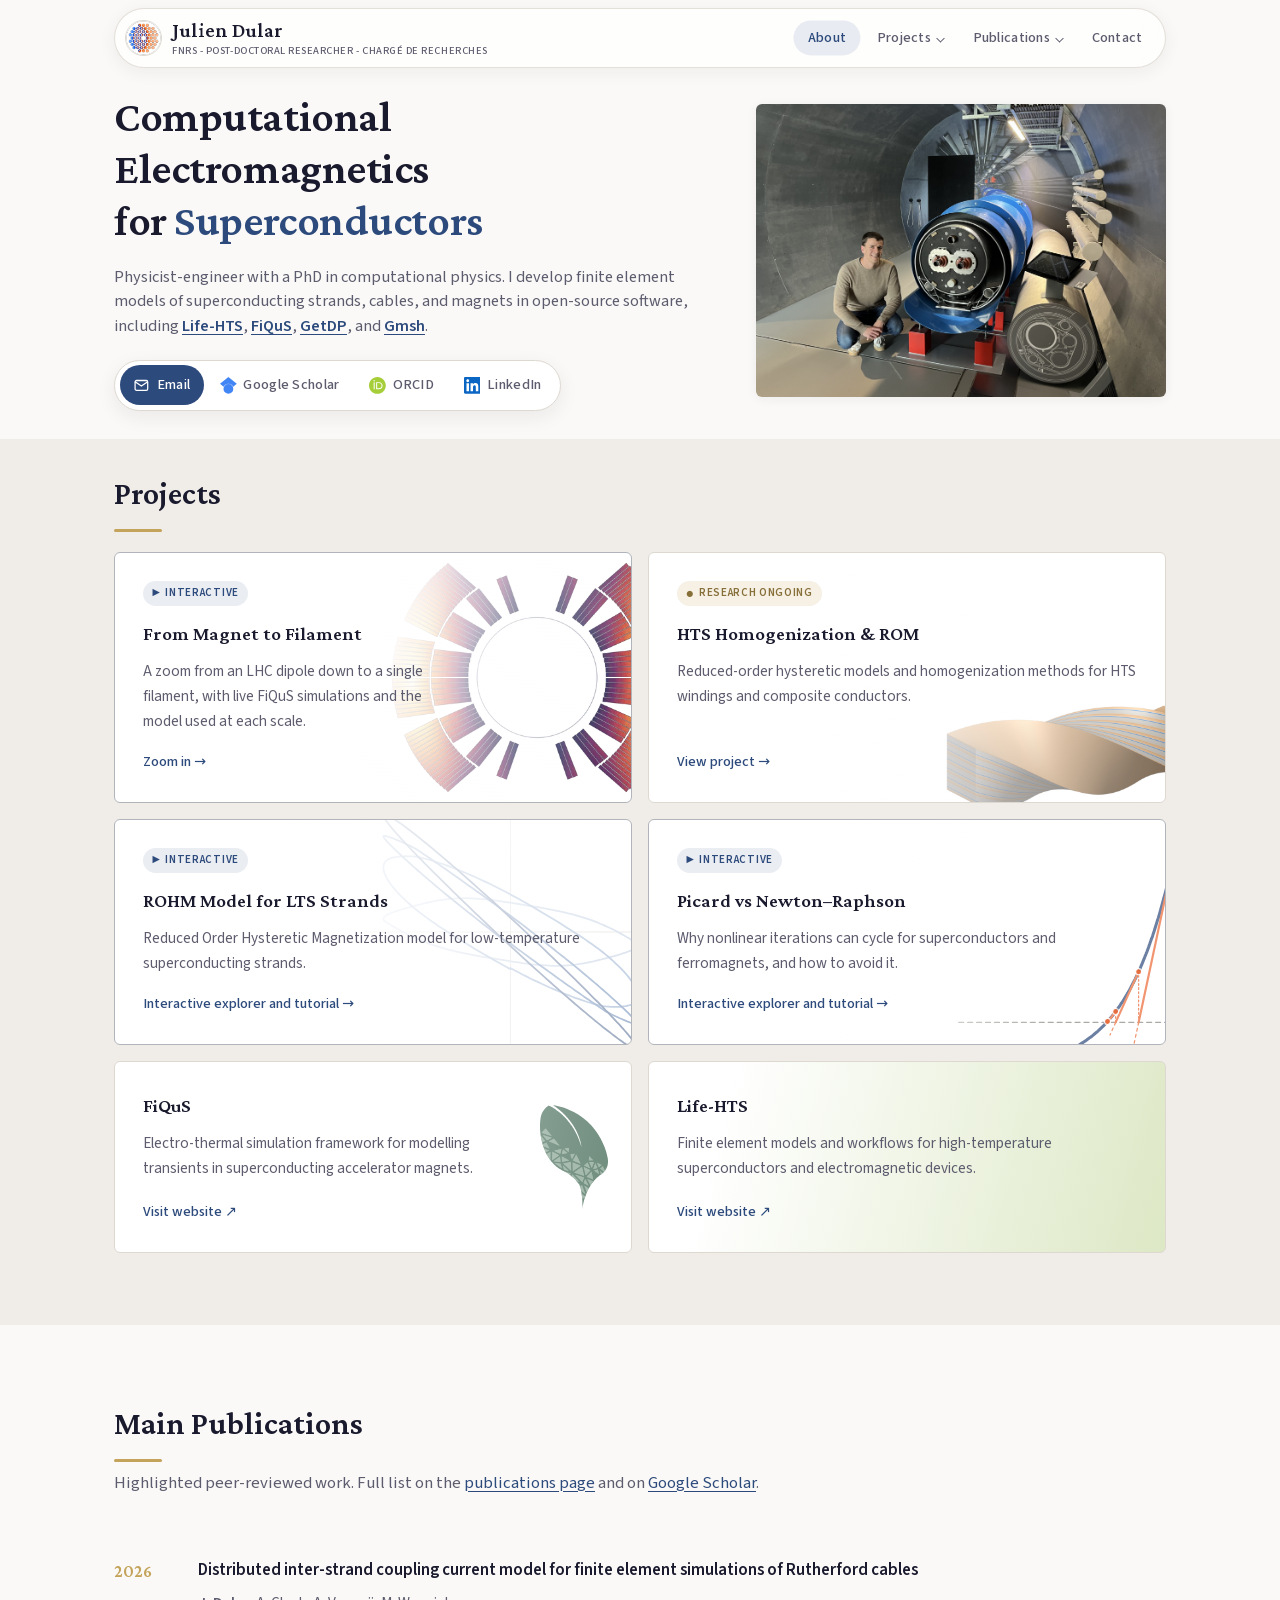
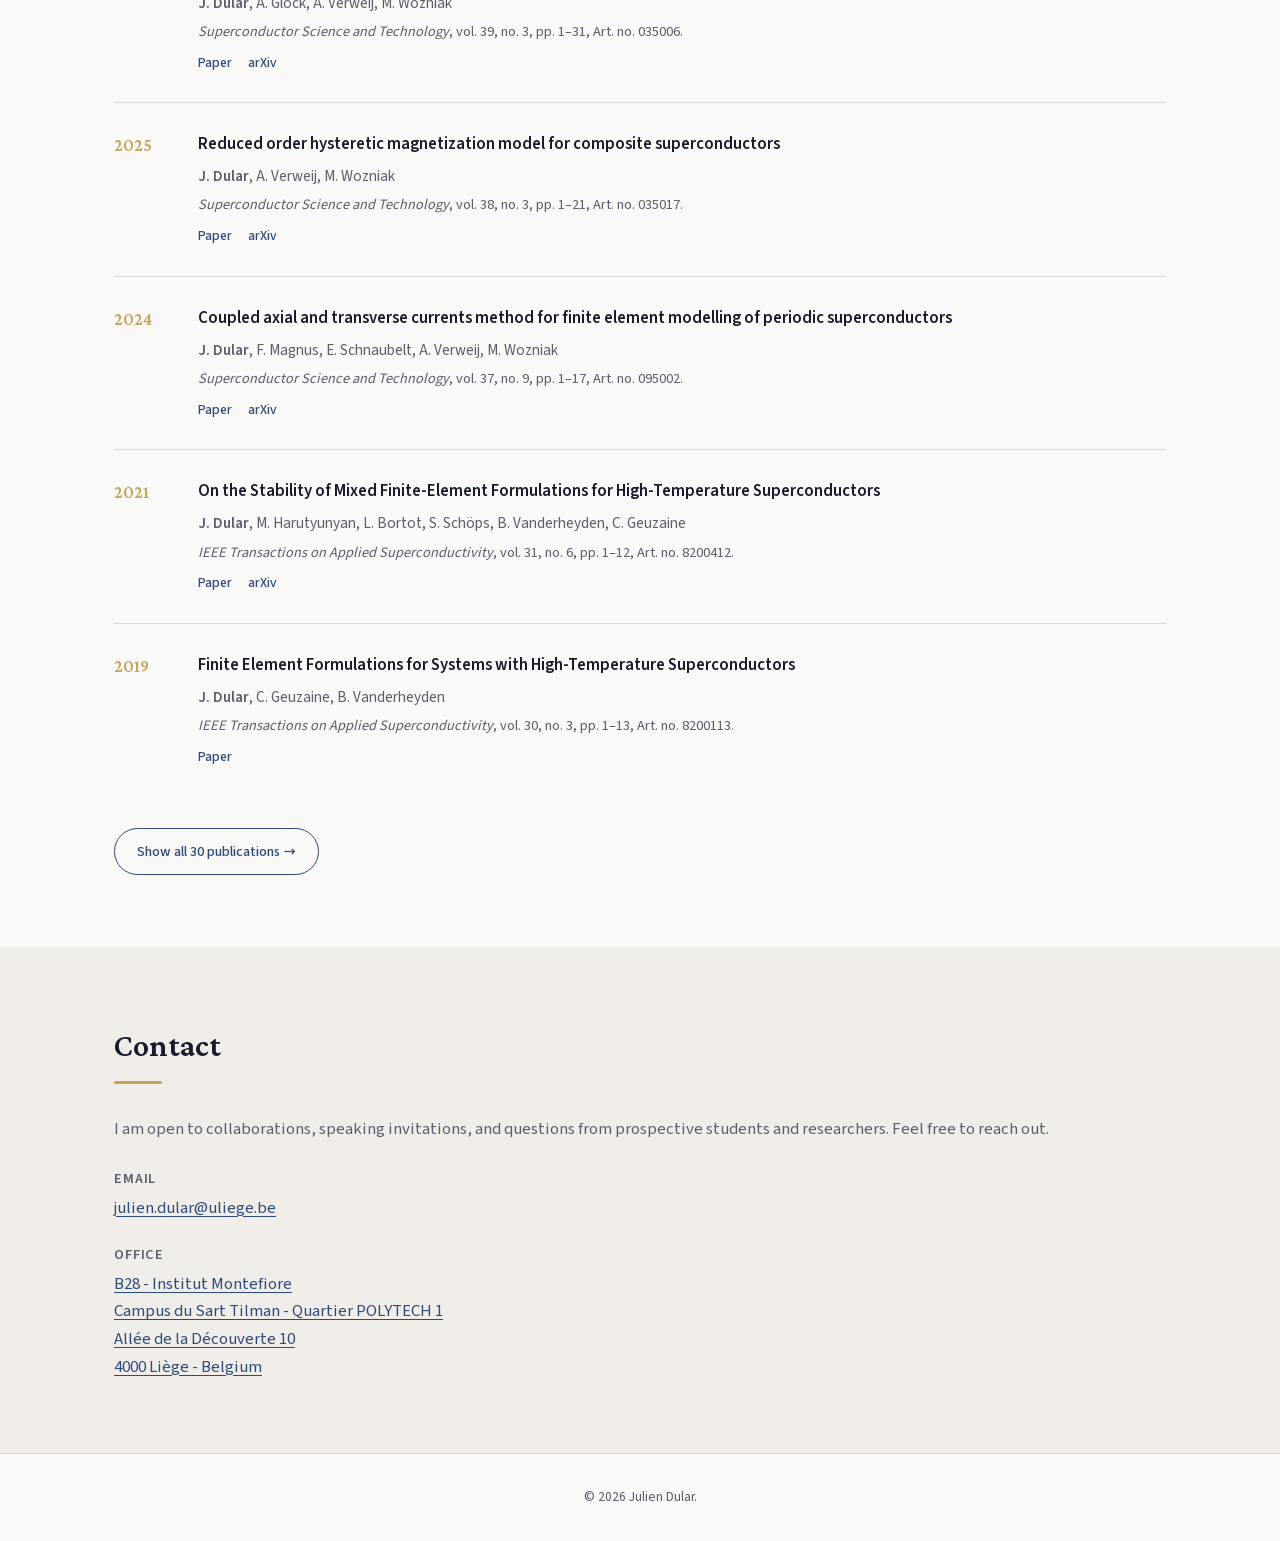
<file: index.html>
<!DOCTYPE html>
<html lang="en">
<head>
  <meta charset="UTF-8">
  <meta name="viewport" content="width=device-width, initial-scale=1.0">
  <meta name="description" content="Julien Dular — FNRS postdoctoral researcher in numerical modelling of electromagnetic fields for applied superconductivity">
  <title>Julien Dular — Research Portfolio</title>
  <link rel="icon" href="assets/favicon.ico" sizes="32x32">
  <link rel="icon" href="assets/favicon-32.png" type="image/png" sizes="32x32">
  <link rel="apple-touch-icon" href="assets/apple-touch-icon.png">

  <link rel="stylesheet" href="styles.css">
</head>
<body>
  <a class="skip-link" href="#main">Skip to content</a>

  <header class="site-header">
    <nav class="nav" aria-label="Main navigation">
      <a class="nav-logo" href="#">
        <img class="nav-logo-photo" src="assets/favicon.png" alt="">
        <span class="nav-identity">
          <span class="nav-name">Julien Dular</span>
          <span class="nav-role">FNRS - Post-Doctoral Researcher<span class="nav-role-fr"><span class="nav-role-sep"> - </span>Chargé de recherches</span></span>
        </span>
      </a>
      <button class="nav-toggle" aria-expanded="false" aria-controls="nav-menu" aria-label="Toggle menu">
        <span></span>
        <span></span>
        <span></span>
      </button>
      <ul class="nav-menu" id="nav-menu">
        <li><a href="#about">About</a></li>
        <li class="nav-item-dropdown">
          <a href="#projects" class="nav-dropdown-trigger">Projects</a>
          <ul class="nav-submenu" aria-label="Project links">
            <li><a href="projects/magnet-to-filament.html">From Magnet to Filament <span class="nav-badge">Interactive</span></a></li>
            <li><a href="projects/hts-homogenization.html">HTS Homogenization</a></li>
            <li><a href="projects/rohm-lts.html">ROHM for LTS Strands <span class="nav-badge">Interactive</span></a></li>
            <li><a href="projects/nonlinear-iterations.html">Nonlinear Iterations <span class="nav-badge">Interactive</span></a></li>
            <li><a href="https://steam.docs.cern.ch/tools/fiqus/" target="_blank" rel="noopener noreferrer">FiQuS</a></li>
            <li><a href="https://www.life-hts.uliege.be/" target="_blank" rel="noopener noreferrer">Life-HTS</a></li>
          </ul>
        </li>
        <li class="nav-item-dropdown">
          <a href="#publications" class="nav-dropdown-trigger">Publications</a>
          <ul class="nav-submenu" aria-label="Publication categories">
            <li><a href="#publications">Main Publications</a></li>
            <li><a href="publications.html">All Publications</a></li>
          </ul>
        </li>
        <li><a href="#contact">Contact</a></li>
      </ul>
    </nav>
  </header>

  <main id="main">
    <section class="hero" id="home">
      <div class="hero-inner">
        <div class="hero-content" id="about">
          <h1><span class="visually-hidden">Julien Dular: </span>Computational Electromagnetics<br>for <em>Superconductors</em></h1>
          <p class="hero-summary">
            Physicist-engineer with a PhD in computational physics. I develop finite element models of
            superconducting strands, cables, and magnets in open-source software, including
            <a href="https://www.life-hts.uliege.be/" target="_blank" rel="noopener noreferrer">Life-HTS</a>,
            <a href="https://steam.docs.cern.ch/tools/fiqus/" target="_blank" rel="noopener noreferrer">FiQuS</a>,
            <a href="https://getdp.info" target="_blank" rel="noopener noreferrer">GetDP</a>, and
            <a href="https://gmsh.info/" target="_blank" rel="noopener noreferrer">Gmsh</a>.
          </p>
          <ul class="hero-actions" aria-label="Contact and academic profiles">
            <li>
              <a class="hero-action hero-action-primary" href="mailto:julien.dular@uliege.be">
                <svg viewBox="0 0 24 24" aria-hidden="true"><rect x="3" y="5" width="18" height="14" rx="2"/><path d="m3.5 7 8.5 6 8.5-6"/></svg>
                Email
              </a>
            </li>
            <li>
              <a class="hero-action" href="https://scholar.google.com/citations?user=bdQ_PpEAAAAJ&hl=fr" target="_blank" rel="noopener noreferrer" aria-label="Google Scholar">
                <svg class="hero-icon-brand hero-icon-scholar" viewBox="0 0 24 24" aria-hidden="true"><path d="M5.242 13.769L0 9.5 12 0l12 9.5-5.242 4.269C17.548 11.249 14.978 9.5 12 9.5c-2.977 0-5.548 1.748-6.758 4.269zM12 10a7 7 0 1 0 0 14 7 7 0 0 0 0-14z"/></svg>
                <span><span class="hero-action-long">Google </span>Scholar</span>
              </a>
            </li>
            <li>
              <a class="hero-action" href="https://orcid.org/0000-0003-0503-7526" target="_blank" rel="noopener noreferrer">
                <svg class="hero-icon-brand hero-icon-orcid" viewBox="0 0 24 24" aria-hidden="true"><path d="M12 0C5.372 0 0 5.372 0 12s5.372 12 12 12 12-5.372 12-12S18.628 0 12 0zM7.369 4.378c.525 0 .947.431.947.947s-.422.947-.947.947a.95.95 0 0 1-.947-.947c0-.525.422-.947.947-.947zm-.722 3.038h1.444v10.041H6.647V7.416zm3.562 0h3.9c3.712 0 5.344 2.653 5.344 5.025 0 2.578-2.016 5.025-5.325 5.025h-3.919V7.416zm1.444 1.303v7.444h2.297c3.272 0 4.022-2.484 4.022-3.722 0-2.016-1.284-3.722-4.097-3.722h-2.222z"/></svg>
                ORCID
              </a>
            </li>
            <li>
              <a class="hero-action" href="https://www.linkedin.com/in/julien-dular/" target="_blank" rel="noopener noreferrer">
                <svg class="hero-icon-brand hero-icon-linkedin" viewBox="0 0 24 24" aria-hidden="true"><path d="M20.447 20.452h-3.554v-5.569c0-1.328-.027-3.037-1.852-3.037-1.853 0-2.136 1.445-2.136 2.939v5.667H9.351V9h3.414v1.561h.046c.477-.9 1.637-1.85 3.37-1.85 3.601 0 4.267 2.37 4.267 5.455v6.286zM5.337 7.433c-1.144 0-2.063-.926-2.063-2.065 0-1.138.92-2.063 2.063-2.063 1.14 0 2.064.925 2.064 2.063 0 1.139-.925 2.065-2.064 2.065zm1.782 13.019H3.555V9h3.564v11.452zM22.225 0H1.771C.792 0 0 .774 0 1.729v20.542C0 23.227.792 24 1.771 24h20.451C23.2 24 24 23.227 24 22.271V1.729C24 .774 23.2 0 22.222 0h.003z"/></svg>
                LinkedIn
              </a>
            </li>
          </ul>
        </div>
        <div class="hero-photo">
          <img src="assets/photo.jpg" alt="Julien Dular">
        </div>
      </div>
    </section>

    <section class="section section-alt" id="projects">
      <div class="container">
        <h2 class="section-title">Projects</h2>
        <div class="project-carousel">
          <div class="project-track" role="region" aria-label="Projects">
            <!-- Pairs: research overviews, interactive explorers, open-source codes -->
            <a class="project-card project-card-zoom" href="projects/magnet-to-filament.html">
              <span class="project-badge"><span aria-hidden="true">▶</span> Interactive</span>
              <h3>From Magnet to Filament</h3>
              <p>A zoom from an LHC dipole down to a single filament, with live FiQuS simulations and the model used at each scale.</p>
              <span class="project-link">Zoom in →</span>
            </a>
            <a class="project-card project-card-homogenization" href="projects/hts-homogenization.html">
              <span class="project-badge project-badge-ongoing"><span aria-hidden="true">●</span> Research ongoing</span>
              <h3>HTS Homogenization & ROM</h3>
              <p>Reduced-order hysteretic models and homogenization methods for HTS windings and composite conductors.</p>
              <span class="project-link">View project →</span>
            </a>
            <a class="project-card project-card-interactive" href="projects/rohm-lts.html">
              <span class="project-badge"><span aria-hidden="true">▶</span> Interactive</span>
              <h3>ROHM Model for LTS Strands</h3>
              <p>Reduced Order Hysteretic Magnetization model for low-temperature superconducting strands.</p>
              <span class="project-link">Interactive explorer and tutorial →</span>
            </a>
            <a class="project-card project-card-interactive project-card-iterations" href="projects/nonlinear-iterations.html">
              <span class="project-badge"><span aria-hidden="true">▶</span> Interactive</span>
              <h3>Picard vs Newton–Raphson</h3>
              <p>Why nonlinear iterations can cycle for superconductors and ferromagnets, and how to avoid it.</p>
              <span class="project-link">Interactive explorer and tutorial →</span>
            </a>
            <a class="project-card project-card-fiqus" href="https://steam.docs.cern.ch/tools/fiqus/" target="_blank" rel="noopener noreferrer">
              <h3>FiQuS</h3>
              <p>Electro-thermal simulation framework for modelling transients in superconducting accelerator magnets.</p>
              <span class="project-link">Visit website ↗</span>
            </a>
            <a class="project-card project-card-life-hts" href="https://www.life-hts.uliege.be/" target="_blank" rel="noopener noreferrer">
              <h3>Life-HTS</h3>
              <p>Finite element models and workflows for high-temperature superconductors and electromagnetic devices.</p>
              <span class="project-link">Visit website ↗</span>
            </a>
          </div>
        </div>
      </div>
    </section>

    <section class="section" id="publications">
      <div class="container" >
        <h2 class="section-title">Main Publications</h2>
        <p class="section-intro">Highlighted peer-reviewed work. Full list on the <a href="publications.html">publications page</a> and on <a href="https://scholar.google.com/citations?user=bdQ_PpEAAAAJ&hl=fr" target="_blank" rel="noopener noreferrer">Google Scholar</a>.</p>

        <div id="publications-container" data-main="true" data-show-all="true" aria-live="polite">
          <p class="section-intro">Loading publications…</p>
        </div>
      </div>
    </section>

    <section class="section section-alt" id="contact">
      <div class="container">
        <h2 class="section-title">Contact</h2>
        <div class="contact-info">
          <p>
            I am open to collaborations, speaking invitations, and questions from prospective
            students and researchers. Feel free to reach out.
          </p>
          <ul class="contact-details">
            <li>
              <span class="contact-label">Email</span>
              <a href="mailto:julien.dular@uliege.be">julien.dular@uliege.be</a>
            </li>
            <li>
              <span class="contact-label">Office</span>
              <a class="contact-office-address" href="https://www.google.com/maps/search/?api=1&amp;query=B28+Institut+Montefiore,+All%C3%A9e+de+la+D%C3%A9couverte+10,+4000+Li%C3%A8ge,+Belgium" target="_blank" rel="noopener noreferrer">
                B28 - Institut Montefiore
                <br> Campus du Sart Tilman - Quartier POLYTECH 1
                <br> Allée de la Découverte 10
                <br> 4000 Liège - Belgium
              </a>
            </li>
          </ul>
        </div>
      </div>
    </section>
  </main>

  <footer class="site-footer">
    <div class="container">
      <p>&copy; <span id="year"></span> Julien Dular.</p>
    </div>
  </footer>

  <script src="assets/vendor/js-yaml.min.js"></script>
  <script src="publications.js"></script>
  <script src="script.js"></script>
  <script src="nav.js"></script>
</body>
</html>
</file>
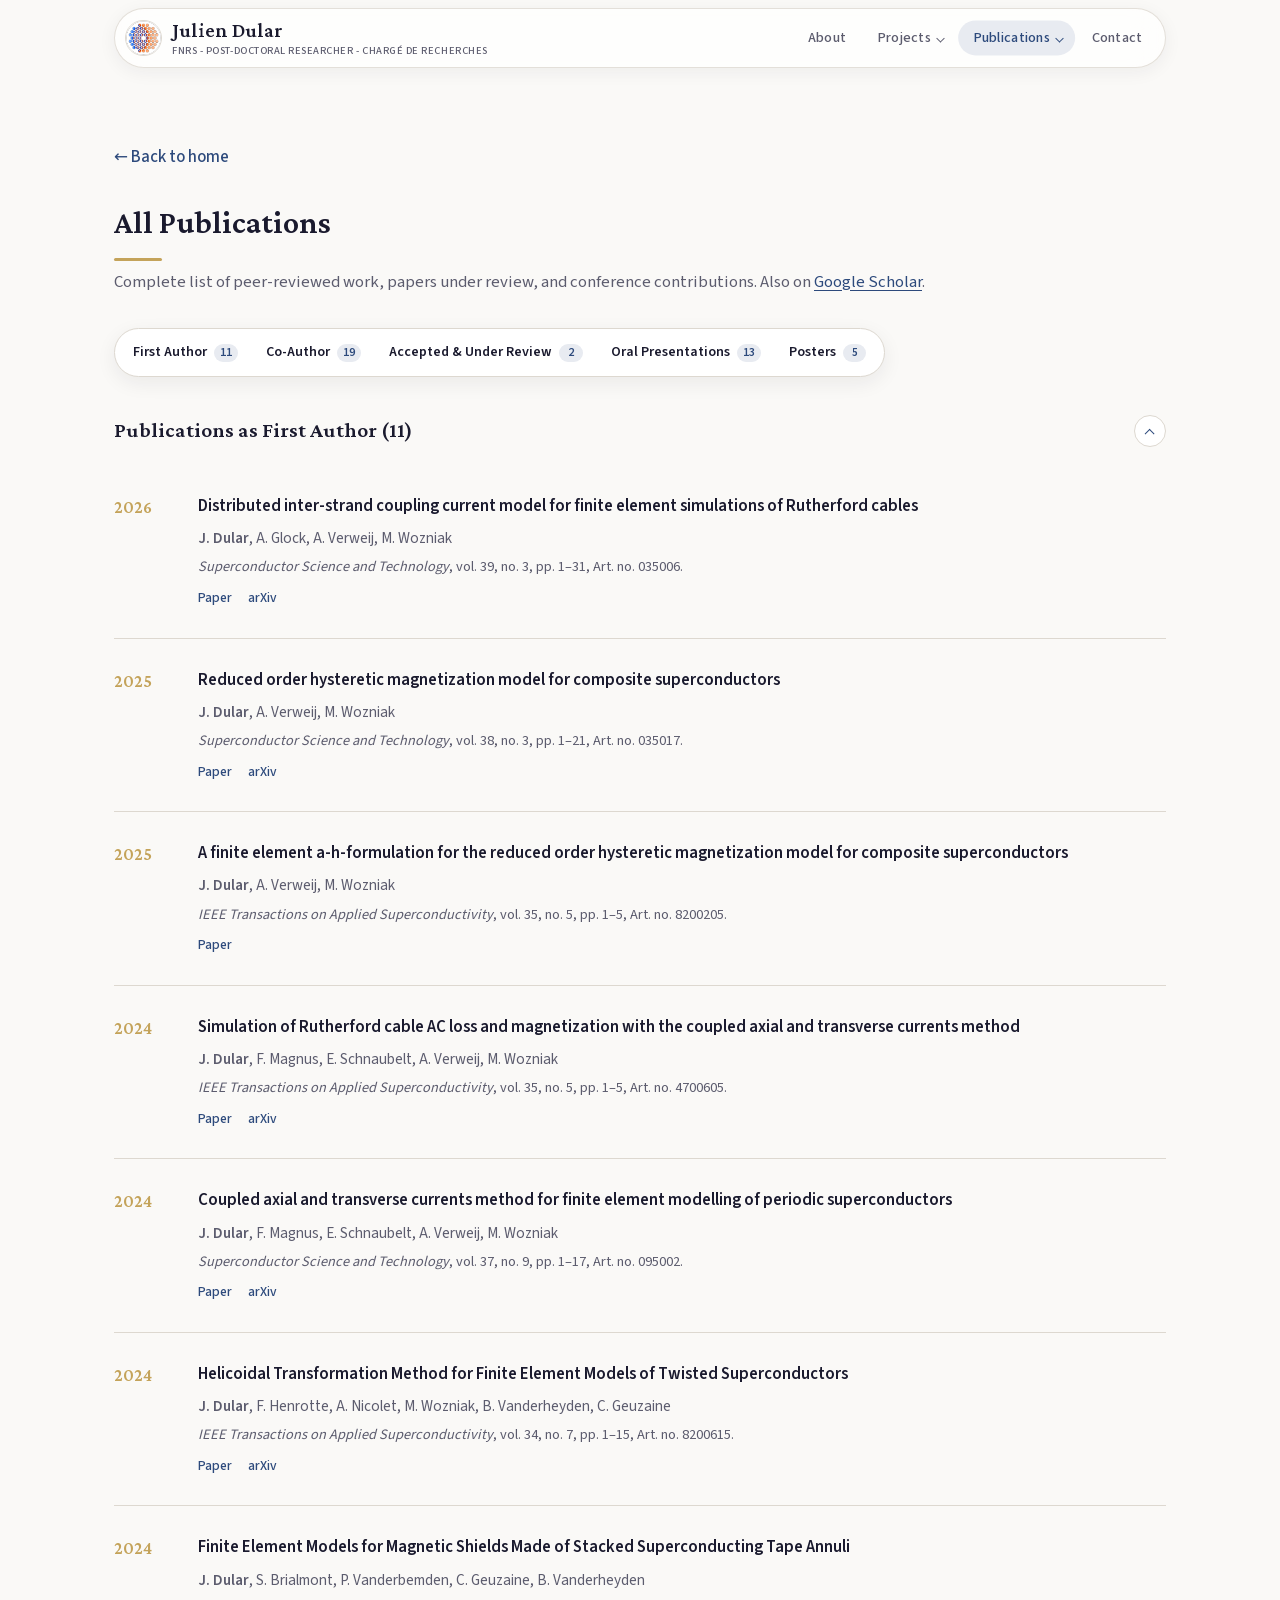
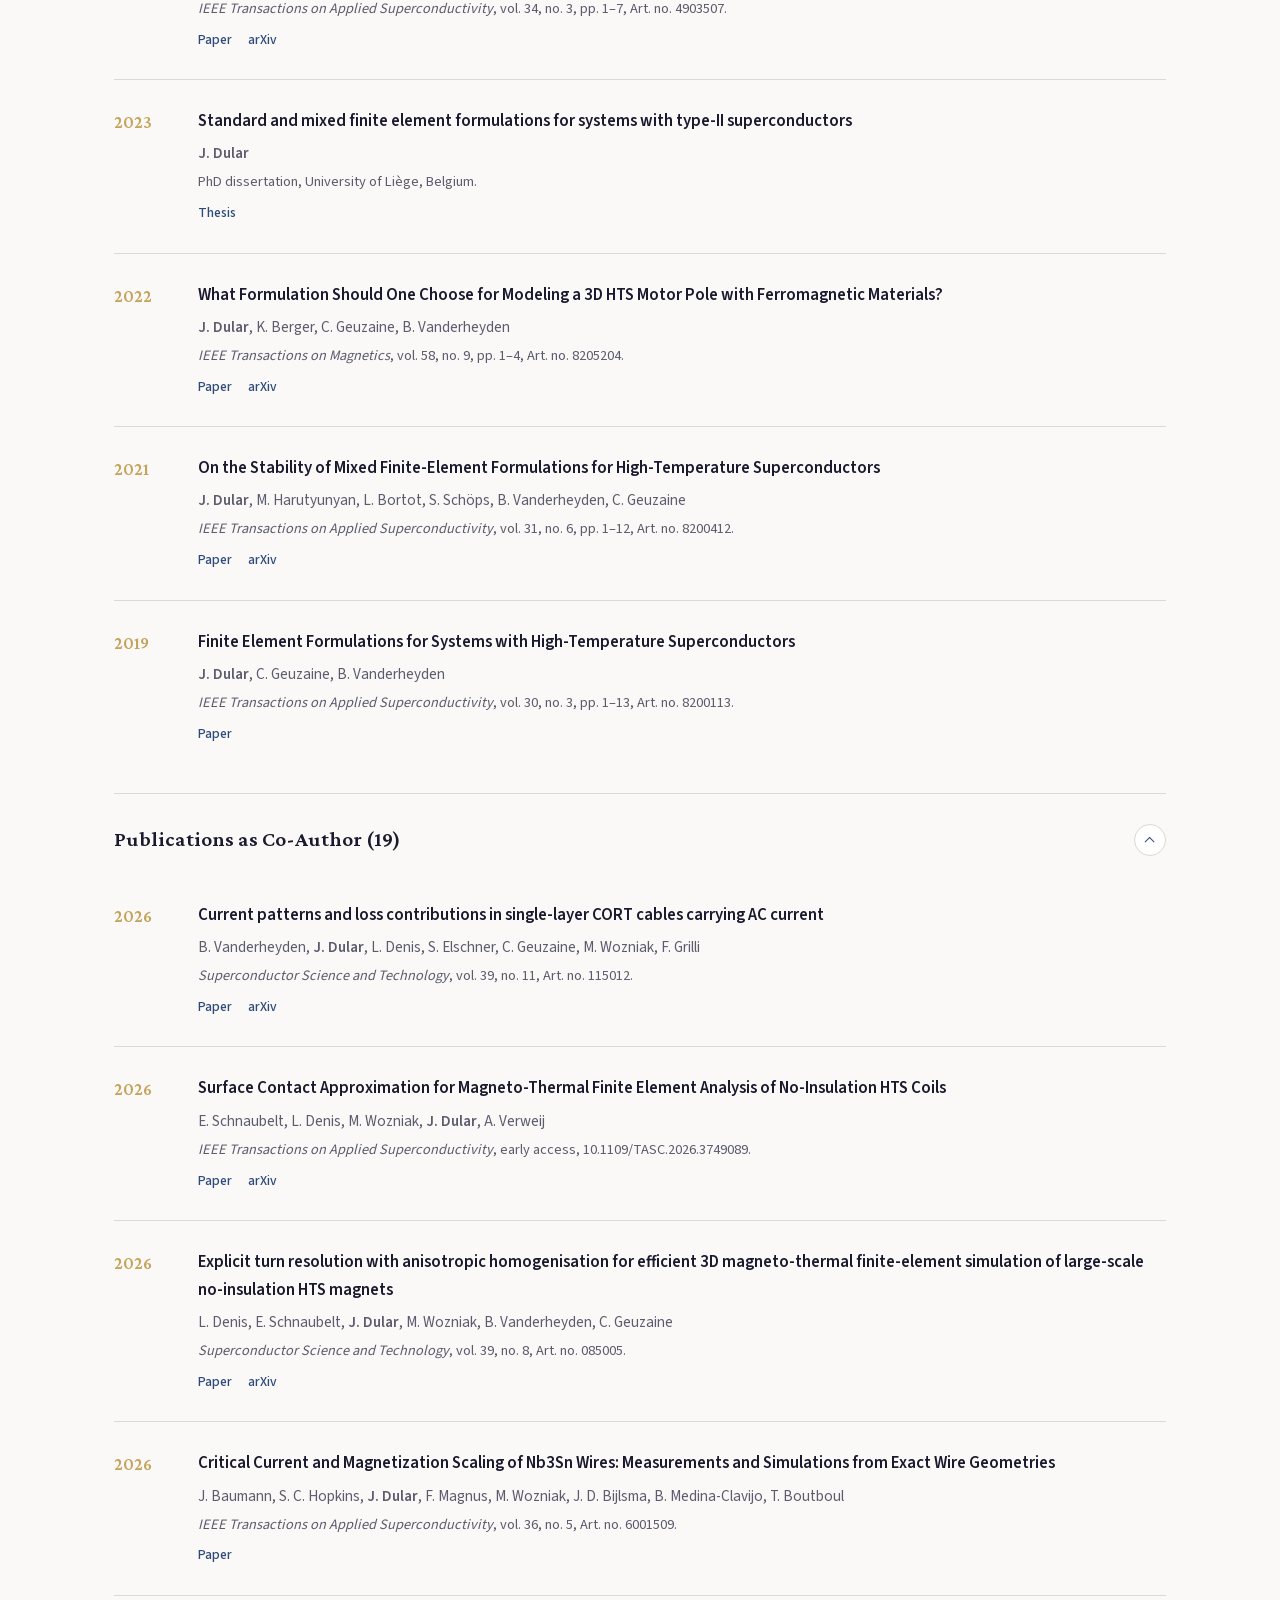
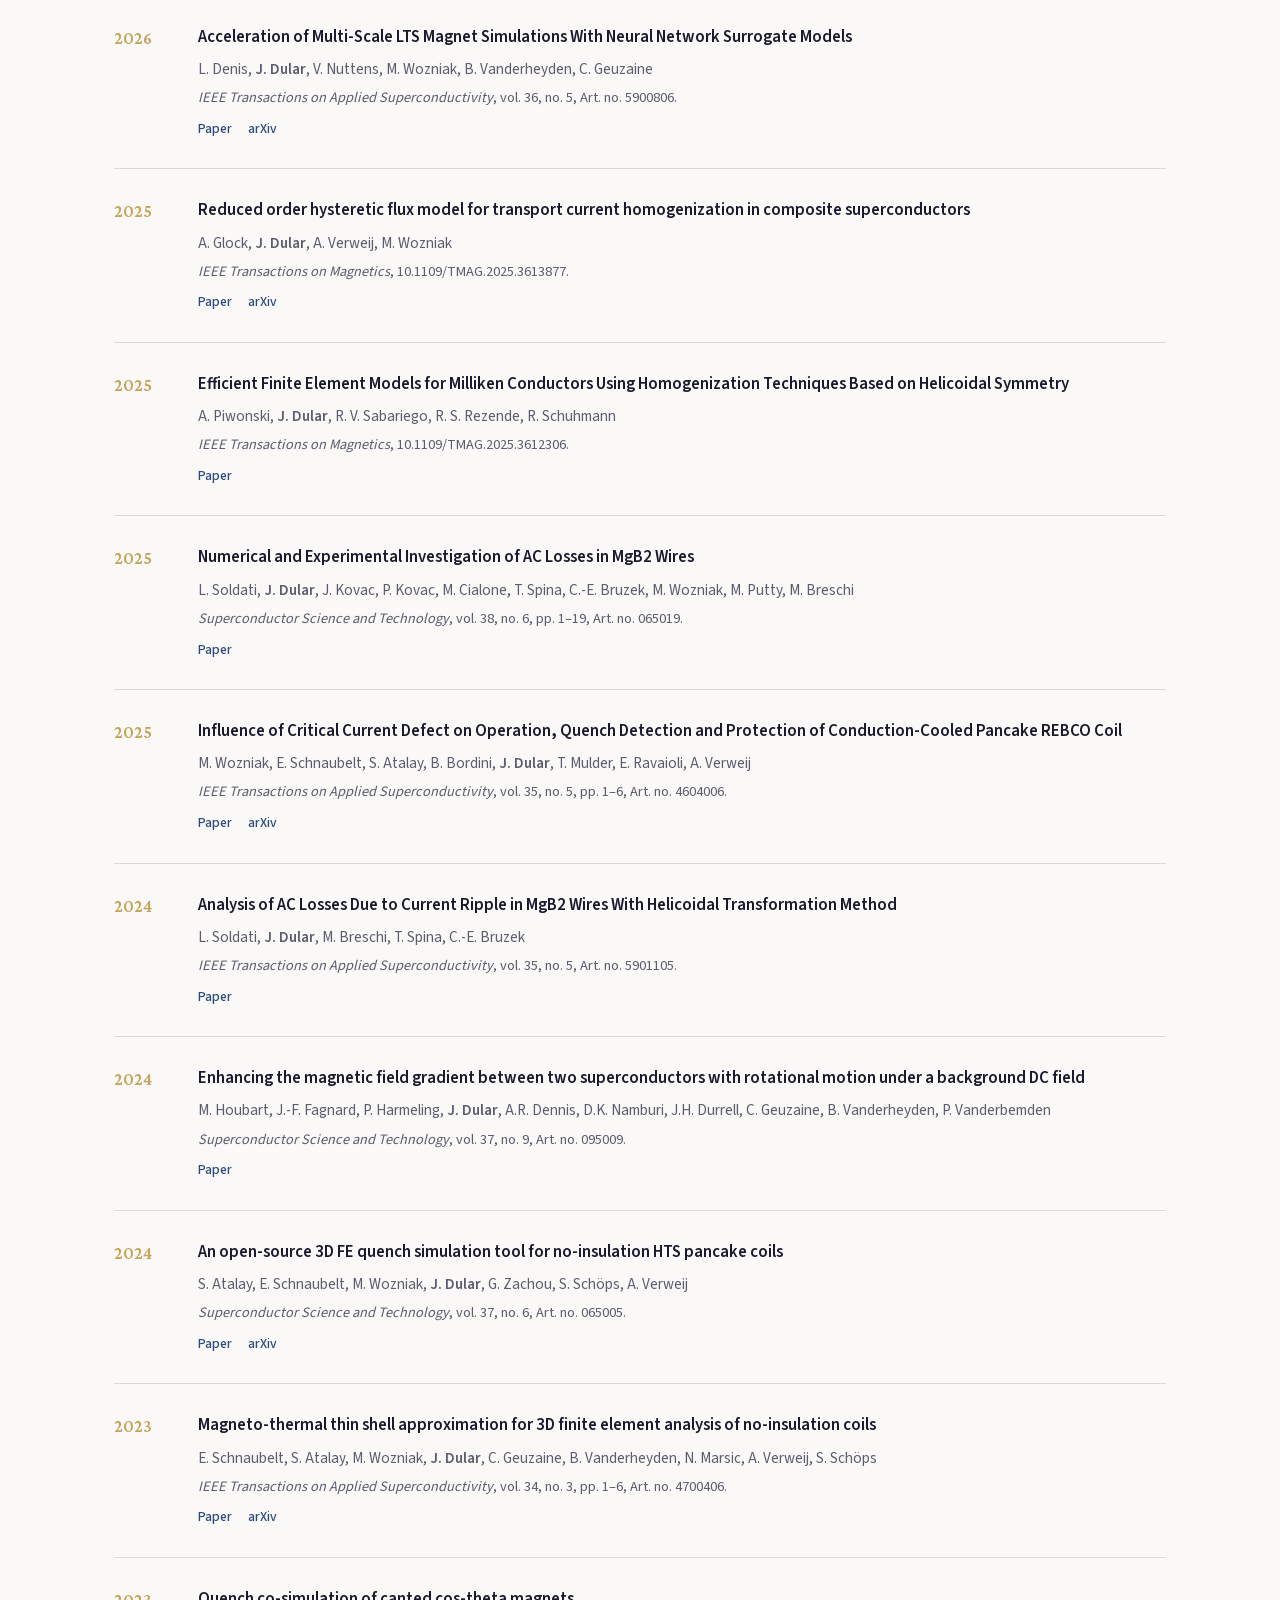
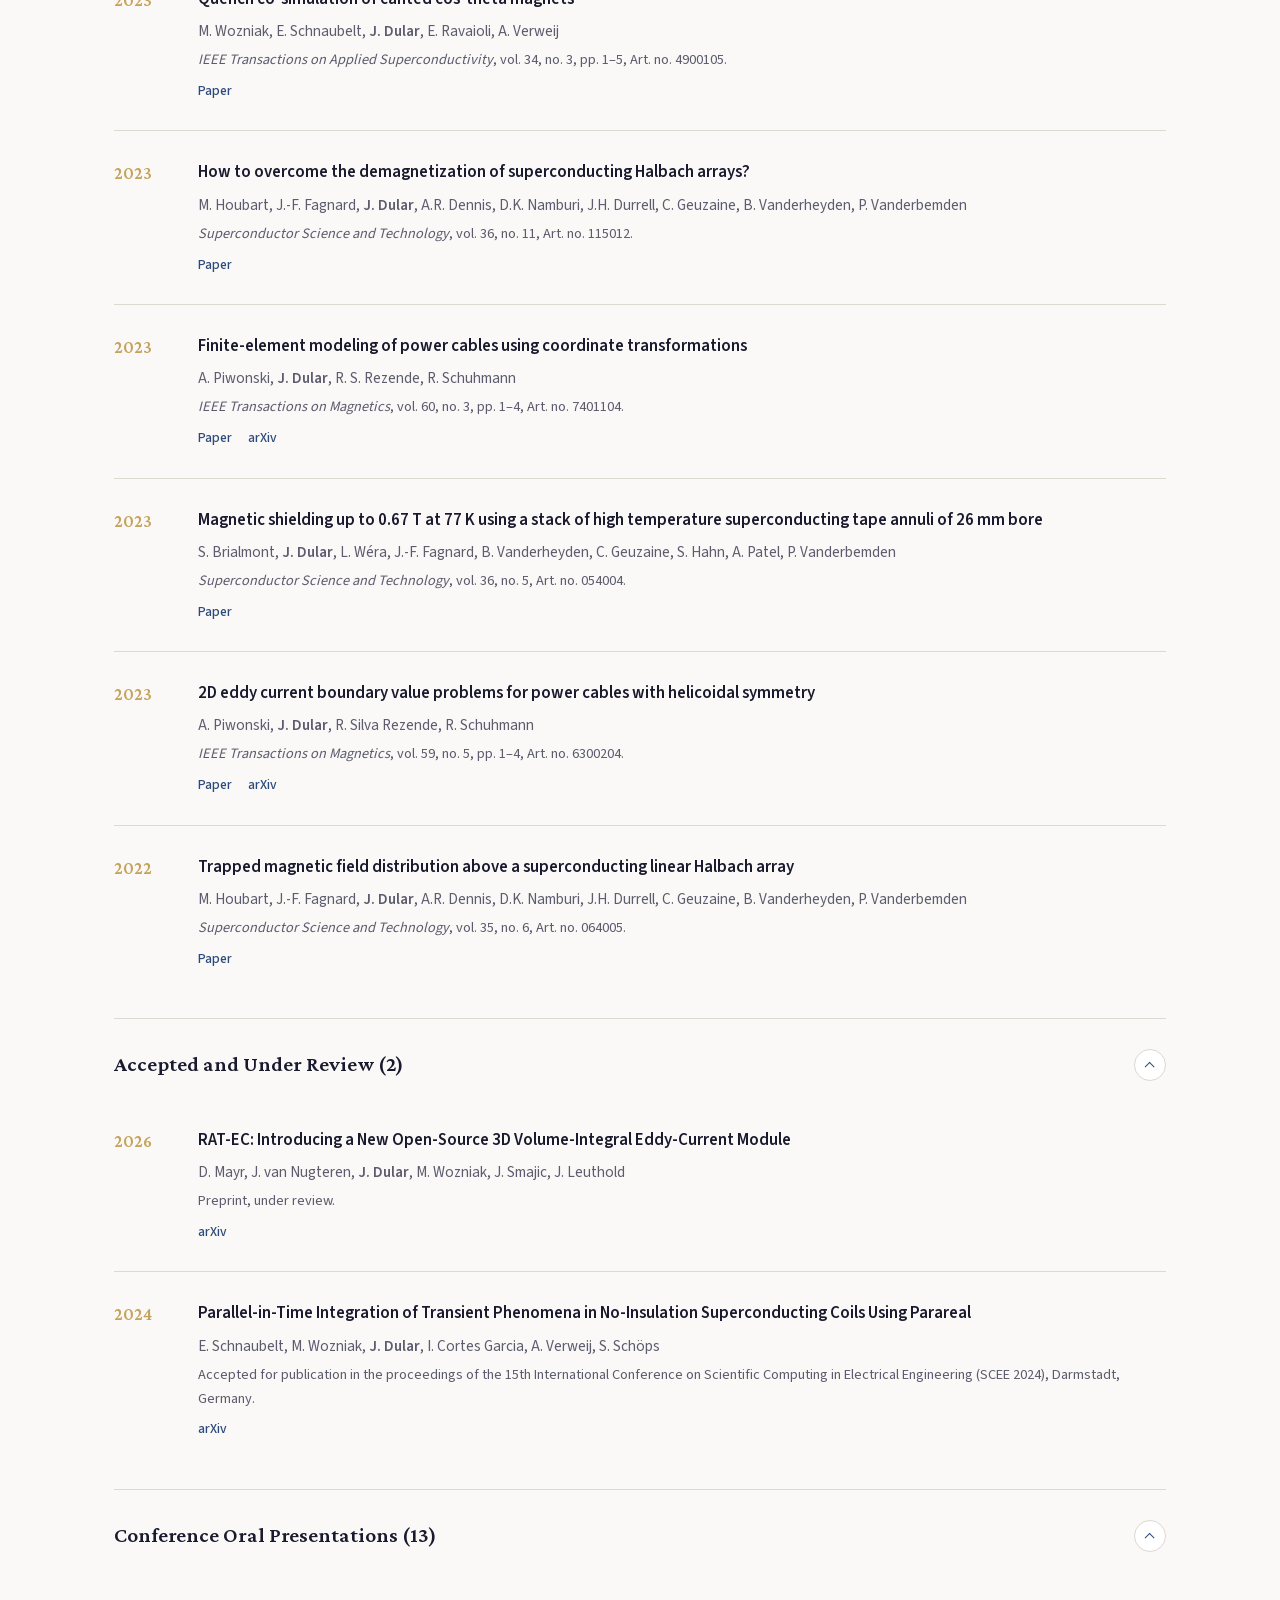
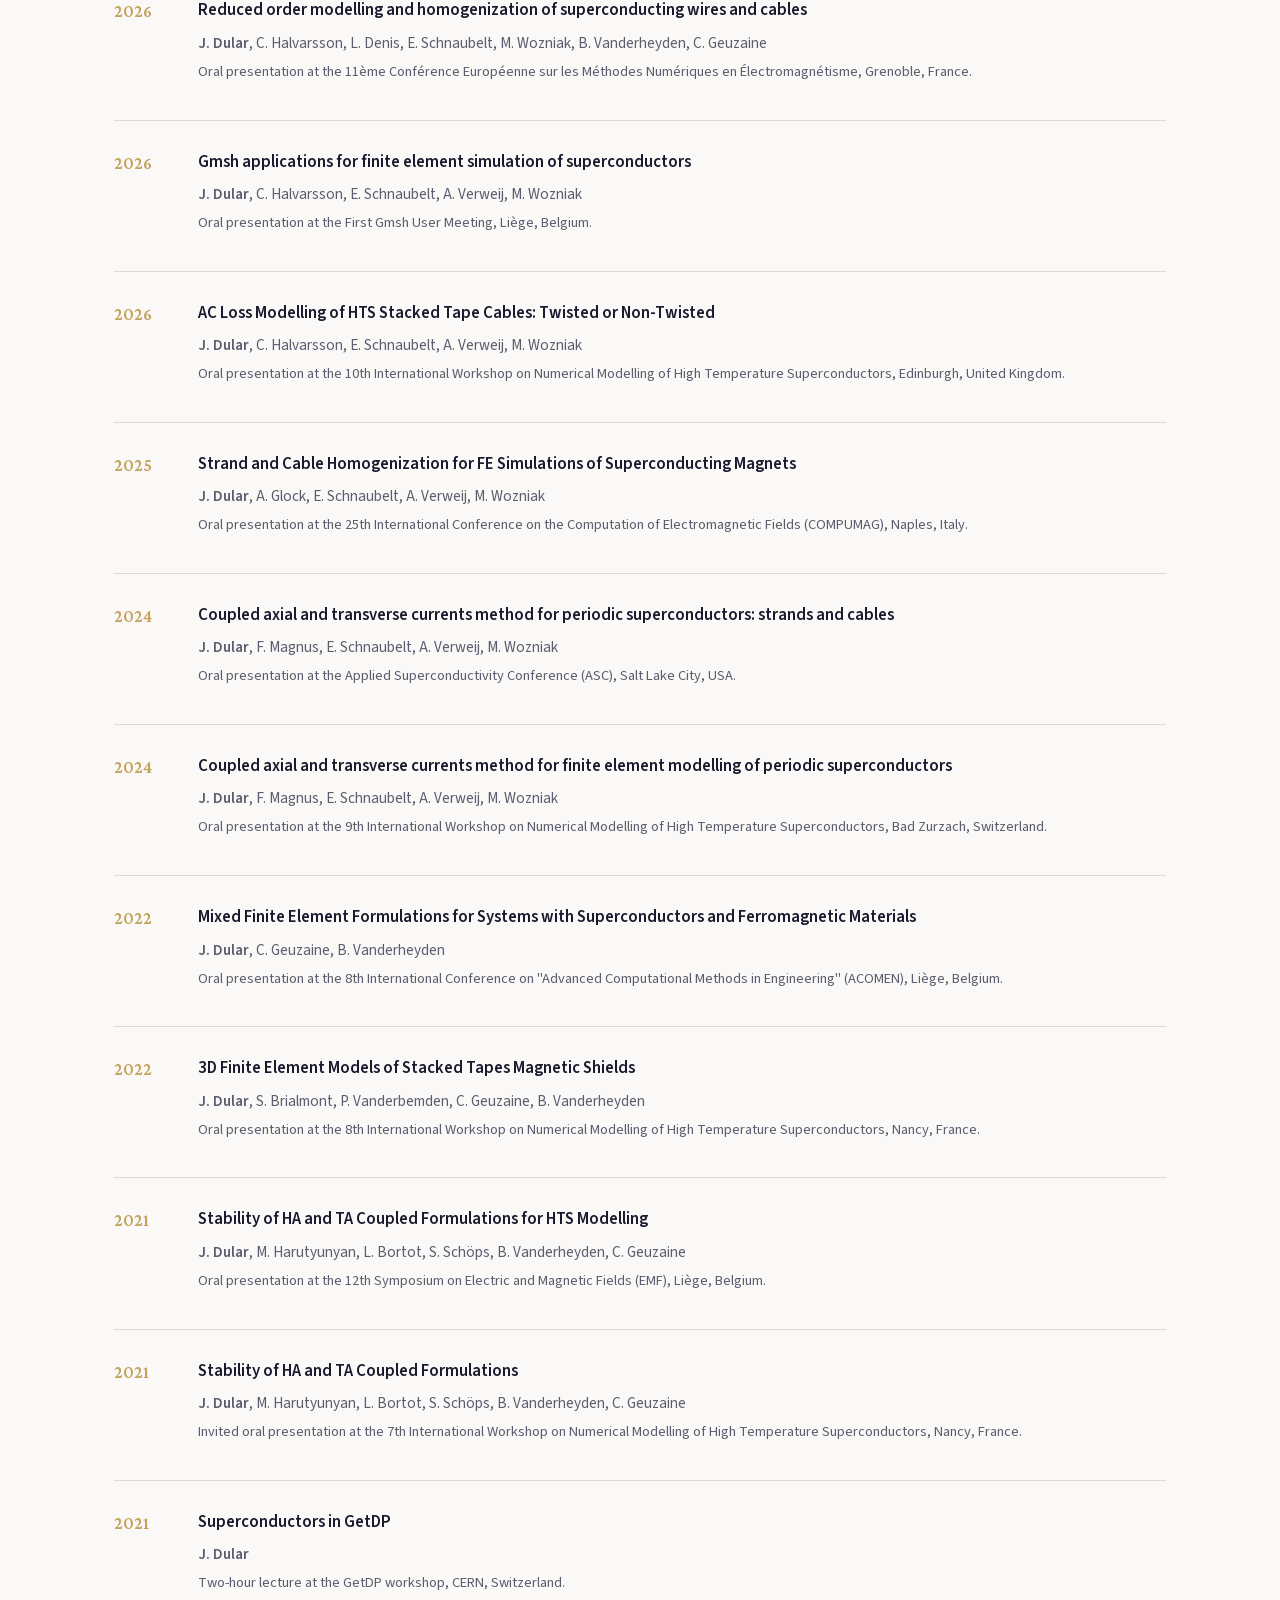
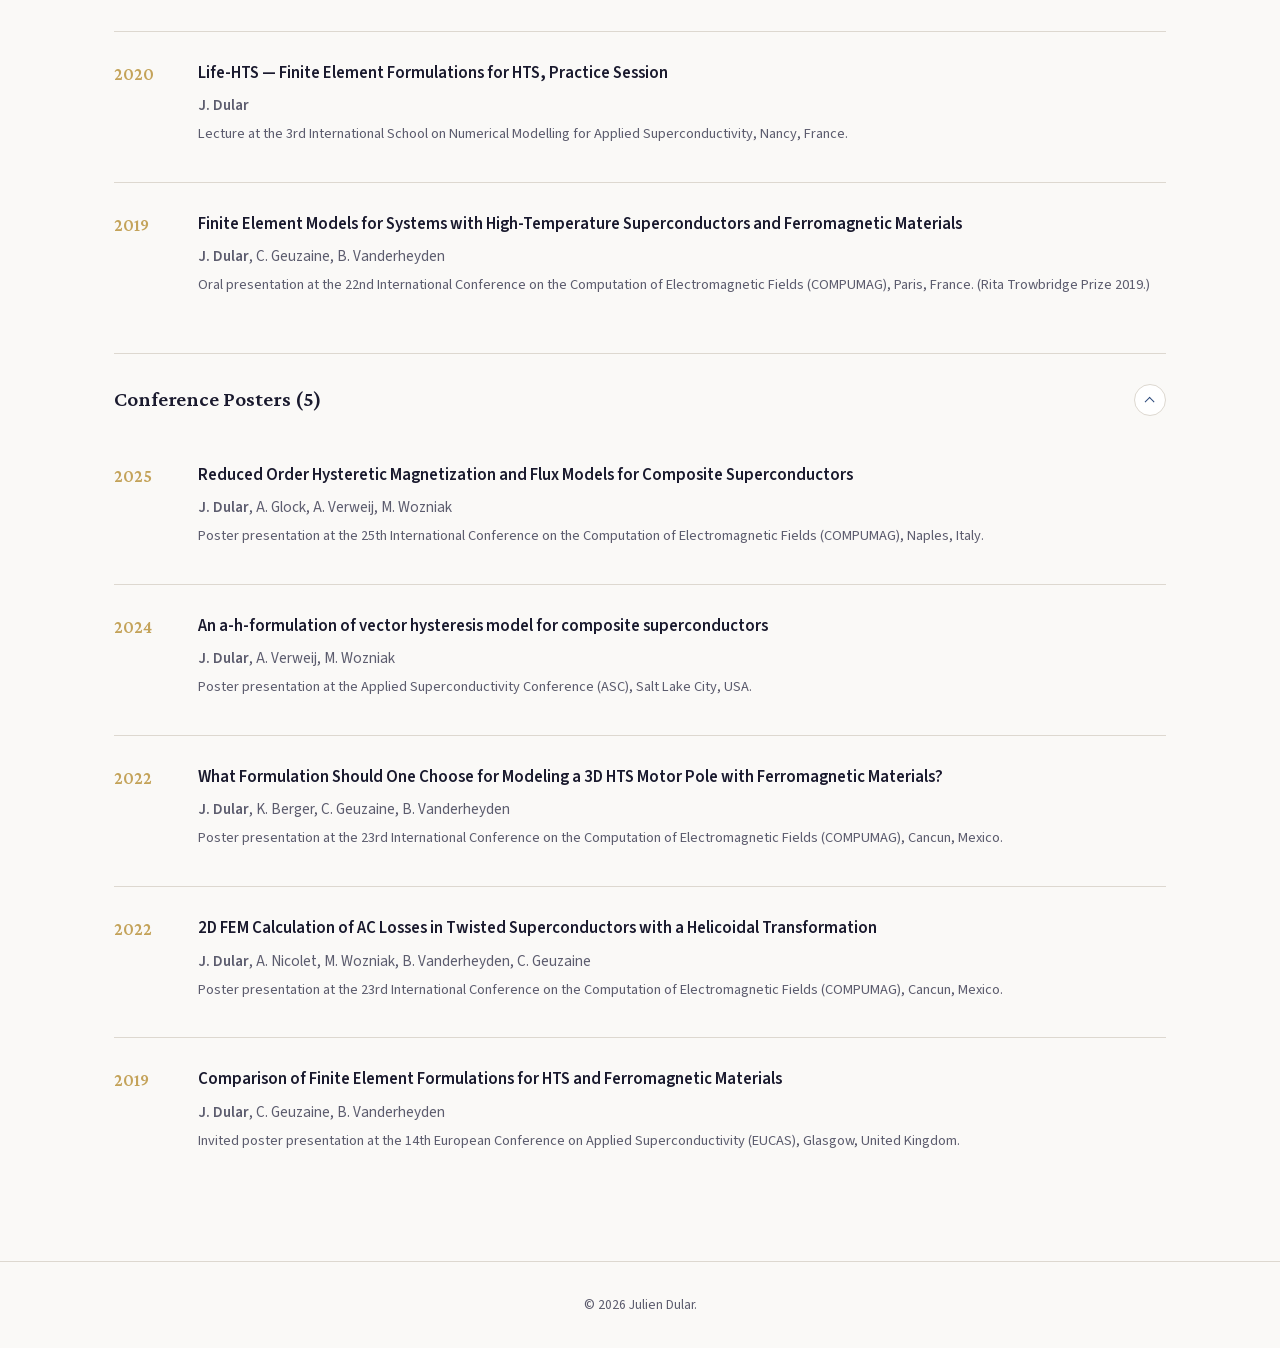
<file: publications.html>
<!DOCTYPE html>
<html lang="en">
<head>
  <meta charset="UTF-8">
  <meta name="viewport" content="width=device-width, initial-scale=1.0">
  <meta name="description" content="Full publication list — Julien Dular">
  <title>Publications — Julien Dular</title>
  <link rel="icon" href="assets/favicon.ico" sizes="32x32">
  <link rel="icon" href="assets/favicon-32.png" type="image/png" sizes="32x32">
  <link rel="apple-touch-icon" href="assets/apple-touch-icon.png">

  <link rel="stylesheet" href="styles.css">
</head>
<body>
  <a class="skip-link" href="#main">Skip to content</a>

  <header class="site-header">
    <nav class="nav" aria-label="Main navigation">
      <a class="nav-logo" href="index.html">
        <img class="nav-logo-photo" src="assets/favicon.png" alt="">
        <span class="nav-identity">
          <span class="nav-name">Julien Dular</span>
          <span class="nav-role">FNRS - Post-Doctoral Researcher<span class="nav-role-fr"><span class="nav-role-sep"> - </span>Chargé de recherches</span></span>
        </span>
      </a>
      <button class="nav-toggle" aria-expanded="false" aria-controls="nav-menu" aria-label="Toggle menu">
        <span></span>
        <span></span>
        <span></span>
      </button>
      <ul class="nav-menu" id="nav-menu">
        <li><a href="index.html#about">About</a></li>
        <li class="nav-item-dropdown">
          <a href="index.html#projects" class="nav-dropdown-trigger">Projects</a>
          <ul class="nav-submenu" aria-label="Project links">
            <li><a href="projects/magnet-to-filament.html">From Magnet to Filament <span class="nav-badge">Interactive</span></a></li>
            <li><a href="projects/hts-homogenization.html">HTS Homogenization</a></li>
            <li><a href="projects/rohm-lts.html">ROHM for LTS Strands <span class="nav-badge">Interactive</span></a></li>
            <li><a href="projects/nonlinear-iterations.html">Nonlinear Iterations <span class="nav-badge">Interactive</span></a></li>
            <li><a href="https://steam.docs.cern.ch/tools/fiqus/" target="_blank" rel="noopener noreferrer">FiQuS</a></li>
            <li><a href="https://www.life-hts.uliege.be/" target="_blank" rel="noopener noreferrer">Life-HTS</a></li>
          </ul>
        </li>
        <li class="nav-item-dropdown">
          <a href="index.html#publications" class="nav-dropdown-trigger active">Publications</a>
          <ul class="nav-submenu" aria-label="Publication categories">
            <li><a href="index.html#publications">Main Publications</a></li>
            <li><a href="publications.html" class="active">All Publications</a></li>
          </ul>
        </li>
        <li><a href="index.html#contact">Contact</a></li>
      </ul>
    </nav>
  </header>

  <main id="main">
    <section class="section" id="publications">
      <div class="container">
        <p class="page-back"><a href="index.html#publications">← Back to home</a></p>
        <h1 class="section-title">All Publications</h1>
        <p class="section-intro">Complete list of peer-reviewed work, papers under review, and conference contributions. Also on <a href="https://scholar.google.com/citations?user=bdQ_PpEAAAAJ&hl=fr" target="_blank" rel="noopener noreferrer">Google Scholar</a>.</p>

        <div id="publications-container" data-grouped="true" aria-live="polite">
          <p class="section-intro">Loading publications…</p>
        </div>
      </div>
    </section>
  </main>

  <footer class="site-footer">
    <div class="container">
      <p>&copy; <span id="year"></span> Julien Dular.</p>
    </div>
  </footer>

  <script src="assets/vendor/js-yaml.min.js"></script>
  <script src="publications.js"></script>
  <script src="publications-page.js"></script>
  <script src="nav.js"></script>
</body>
</html>
</file>
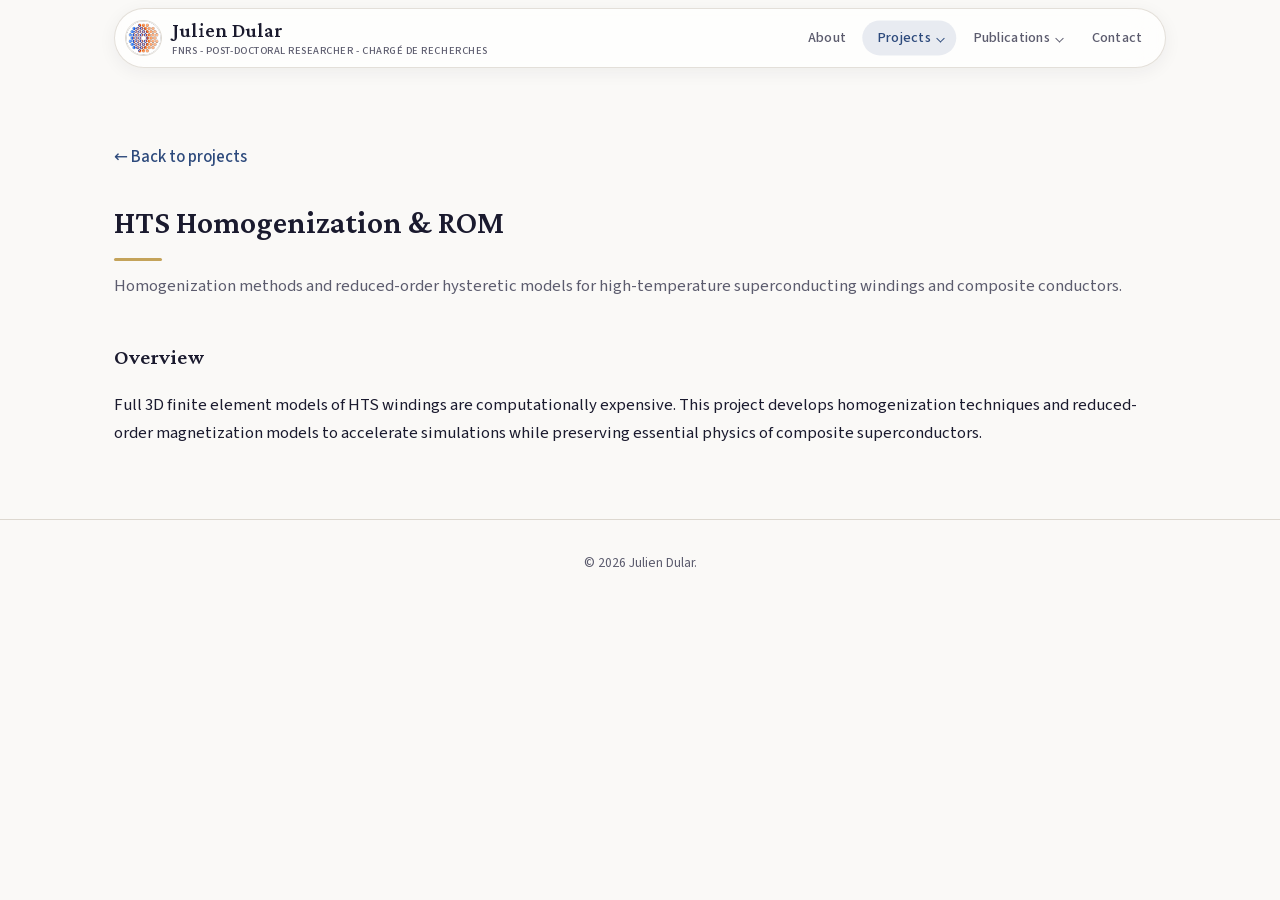
<file: projects/hts-homogenization.html>
<!DOCTYPE html>
<html lang="en">
<head>
  <meta charset="UTF-8">
  <meta name="viewport" content="width=device-width, initial-scale=1.0">
  <meta name="description" content="HTS homogenization and reduced-order models for superconducting windings">
  <title>HTS Homogenization & ROM — Julien Dular</title>
  <link rel="icon" href="../assets/favicon.ico" sizes="32x32">
  <link rel="icon" href="../assets/favicon-32.png" type="image/png" sizes="32x32">
  <link rel="apple-touch-icon" href="../assets/apple-touch-icon.png">
  <link rel="stylesheet" href="../styles.css">
</head>
<body>
  <a class="skip-link" href="#main">Skip to content</a>

  <header class="site-header">
    <nav class="nav" aria-label="Main navigation">
      <a class="nav-logo" href="../index.html">
        <img class="nav-logo-photo" src="../assets/favicon.png" alt="">
        <span class="nav-identity">
          <span class="nav-name">Julien Dular</span>
          <span class="nav-role">FNRS - Post-Doctoral Researcher<span class="nav-role-fr"><span class="nav-role-sep"> - </span>Chargé de recherches</span></span>
        </span>
      </a>
      <button class="nav-toggle" aria-expanded="false" aria-controls="nav-menu" aria-label="Toggle menu">
        <span></span><span></span><span></span>
      </button>
      <ul class="nav-menu" id="nav-menu">
        <li><a href="../index.html#about">About</a></li>
        <li class="nav-item-dropdown">
          <a href="../index.html#projects" class="nav-dropdown-trigger active">Projects</a>
          <ul class="nav-submenu" aria-label="Project links">
            <li><a href="magnet-to-filament.html">From Magnet to Filament <span class="nav-badge">Interactive</span></a></li>
            <li><a href="hts-homogenization.html" class="active">HTS Homogenization</a></li>
            <li><a href="rohm-lts.html">ROHM for LTS Strands <span class="nav-badge">Interactive</span></a></li>
            <li><a href="nonlinear-iterations.html">Nonlinear Iterations <span class="nav-badge">Interactive</span></a></li>
            <li><a href="https://steam.docs.cern.ch/tools/fiqus/" target="_blank" rel="noopener noreferrer">FiQuS</a></li>
            <li><a href="https://www.life-hts.uliege.be/" target="_blank" rel="noopener noreferrer">Life-HTS</a></li>
          </ul>
        </li>
        <li class="nav-item-dropdown">
          <a href="../index.html#publications" class="nav-dropdown-trigger">Publications</a>
          <ul class="nav-submenu" aria-label="Publication categories">
            <li><a href="../index.html#publications">Main Publications</a></li>
            <li><a href="../publications.html">All Publications</a></li>
          </ul>
        </li>
        <li><a href="../index.html#contact">Contact</a></li>
      </ul>
    </nav>
  </header>

  <main id="main">
    <article class="section">
      <div class="container project-page">
        <p class="page-back"><a href="../index.html#projects">← Back to projects</a></p>
        <h1 class="section-title">HTS Homogenization & ROM</h1>
        <p class="section-intro">Homogenization methods and reduced-order hysteretic models for high-temperature superconducting windings and composite conductors.</p>

        <div class="project-detail">
          <h2 class="subsection-title">Overview</h2>
          <p>
            Full 3D finite element models of HTS windings are computationally expensive. This project
            develops homogenization techniques and reduced-order magnetization models to accelerate
            simulations while preserving essential physics of composite superconductors.
          </p>

        </div>
      </div>
    </article>
  </main>

  <footer class="site-footer">
    <div class="container">
      <p>&copy; <span id="year"></span> Julien Dular.</p>
    </div>
  </footer>

  <script src="../project-page.js"></script>
  <script src="../nav.js"></script>
</body>
</html>
</file>
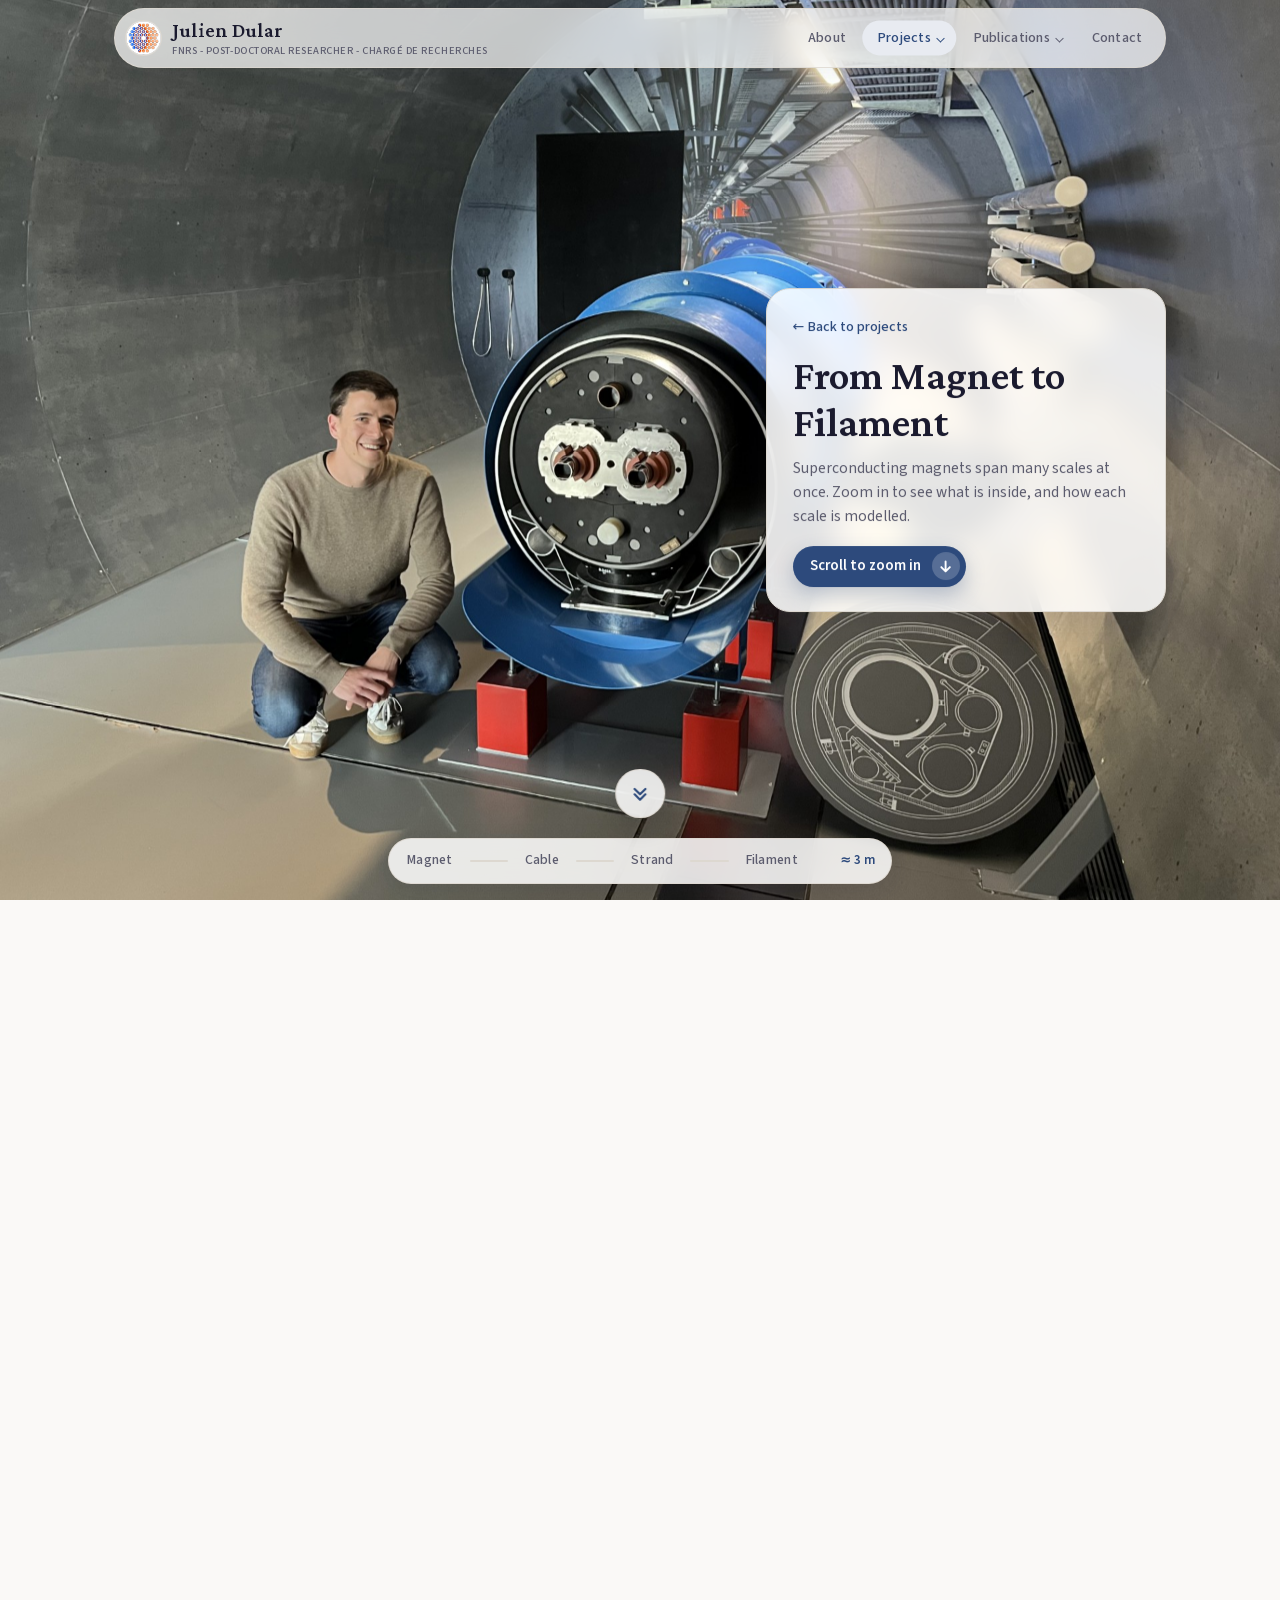
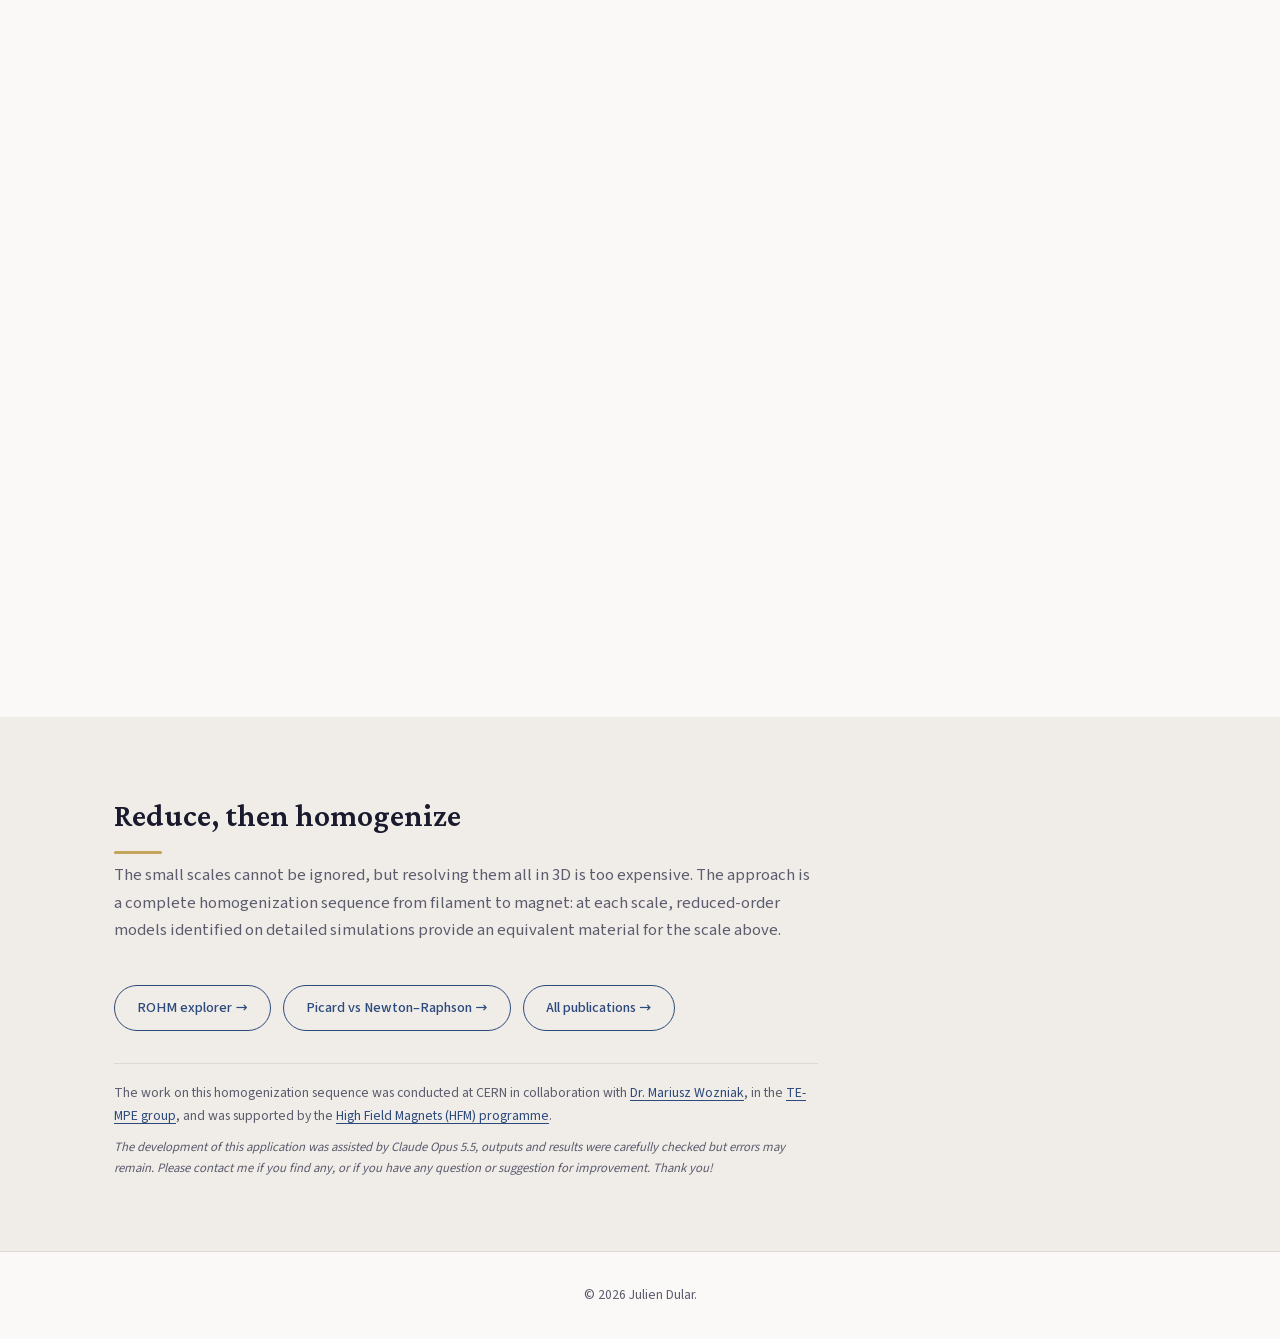
<file: projects/magnet-to-filament.html>
<!DOCTYPE html>
<html lang="en">
<head>
  <meta charset="UTF-8">
  <meta name="viewport" content="width=device-width, initial-scale=1.0">
  <meta name="description" content="A scroll-driven zoom through a superconducting magnet, from the magnet to its cables, strands and filaments, and how each scale is modelled.">
  <title>From Magnet to Filament — Julien Dular</title>
  <link rel="icon" href="../assets/favicon.ico" sizes="32x32">
  <link rel="icon" href="../assets/favicon-32.png" type="image/png" sizes="32x32">
  <link rel="apple-touch-icon" href="../assets/apple-touch-icon.png">
  <link rel="stylesheet" href="../styles.css">
  <link rel="stylesheet" href="magnet-to-filament/zoom.css">
</head>
<body>
  <a class="skip-link" href="#main">Skip to content</a>

  <header class="site-header">
    <nav class="nav" aria-label="Main navigation">
      <a class="nav-logo" href="../index.html">
        <img class="nav-logo-photo" src="../assets/favicon.png" alt="">
        <span class="nav-identity">
          <span class="nav-name">Julien Dular</span>
          <span class="nav-role">FNRS - Post-Doctoral Researcher<span class="nav-role-fr"><span class="nav-role-sep"> - </span>Chargé de recherches</span></span>
        </span>
      </a>
      <button class="nav-toggle" aria-expanded="false" aria-controls="nav-menu" aria-label="Toggle menu">
        <span></span><span></span><span></span>
      </button>
      <ul class="nav-menu" id="nav-menu">
        <li><a href="../index.html#about">About</a></li>
        <li class="nav-item-dropdown">
          <a href="../index.html#projects" class="nav-dropdown-trigger active">Projects</a>
          <ul class="nav-submenu" aria-label="Project links">
            <li><a href="magnet-to-filament.html" class="active">From Magnet to Filament <span class="nav-badge">Interactive</span></a></li>
            <li><a href="hts-homogenization.html">HTS Homogenization</a></li>
            <li><a href="rohm-lts.html">ROHM for LTS Strands <span class="nav-badge">Interactive</span></a></li>
            <li><a href="nonlinear-iterations.html">Nonlinear Iterations <span class="nav-badge">Interactive</span></a></li>
            <li><a href="https://steam.docs.cern.ch/tools/fiqus/" target="_blank" rel="noopener noreferrer">FiQuS</a></li>
            <li><a href="https://www.life-hts.uliege.be/" target="_blank" rel="noopener noreferrer">Life-HTS</a></li>
          </ul>
        </li>
        <li class="nav-item-dropdown">
          <a href="../index.html#publications" class="nav-dropdown-trigger">Publications</a>
          <ul class="nav-submenu" aria-label="Publication categories">
            <li><a href="../index.html#publications">Main Publications</a></li>
            <li><a href="../publications.html">All Publications</a></li>
          </ul>
        </li>
        <li><a href="../index.html#contact">Contact</a></li>
      </ul>
    </nav>
  </header>

  <main id="main" class="mtf">
    <div class="mtf-track" id="mtf-track">
      <div class="mtf-stage">
        <div class="mtf-world" aria-hidden="true"></div>

        <section class="mtf-card mtf-card-intro">
          <a class="mtf-back" href="../index.html#projects">← Back to projects</a>
          <h1>From Magnet to Filament</h1>
          <p>Superconducting magnets span many scales at once. Zoom in to see what is inside, and how each scale is modelled.</p>
          <button type="button" class="mtf-hint">Scroll to zoom in <span class="mtf-hint-arrow" aria-hidden="true"><svg viewBox="0 0 16 16"><path d="M8 2.5v10M3.5 8.5 8 13l4.5-4.5"/></svg></span></button>
        </section>

        <section class="mtf-card">
          <p class="mtf-eyebrow">Magnet</p>
          <h2>Huge energy, tiny details</h2>
          <p>Superconducting magnets bend and focus particle beams. The dipoles in one of the LHC's eight sectors store about 1.1 GJ, the energy of some 260 kg of TNT, so a sudden loss of superconductivity, a <em>quench</em>, must not dissipate in a single hot spot.</p>
          <p class="mtf-key">Protecting a magnet requires simulating it, and its behaviour depends on structures far smaller than the magnet itself.</p>
          <p class="mtf-note">One aperture of an LHC dipole, coloured by its magnetic field at nominal current (up to 8.7 T).</p>
          <div class="mtf-links"><a href="https://steam.docs.cern.ch/tools/fiqus/" target="_blank" rel="noopener noreferrer">FiQuS, open-source simulator ↗</a><a href="https://cerncourier.com/a/safeguarding-the-superconducting-magnets/" target="_blank" rel="noopener noreferrer">Quench protection at the LHC ↗</a></div>
        </section>

        <section class="mtf-card">
          <p class="mtf-eyebrow">Cable · homogenized</p>
          <h2>To the magnet, a cable is one block</h2>
          <p>A magnet has too many turns to resolve every strand. The <strong>DISCC</strong> model replaces each cable with an equivalent material that still captures the currents flowing between its strands.</p>
          <p class="mtf-key">It can be included in magneto-thermal models of the whole magnet, where the losses it predicts heat up the coil.</p>
          <div class="mtf-links"><a href="https://doi.org/10.1088/1361-6668/ae4a51" target="_blank" rel="noopener noreferrer">DISCC paper ↗</a></div>
        </section>

        <section class="mtf-card">
          <figure class="mtf-3d"><img src="magnet-to-filament/img/rutherford-3d.webp" alt="3D view of a Rutherford cable made of twisted strands" width="820" height="298" loading="eager"><figcaption>In 3D: strands twist along the cable</figcaption></figure>
          <p class="mtf-eyebrow">Cable · resolved</p>
          <h2>Inside: twisted strands</h2>
          <p>A Rutherford cable is a flat braid of twisted strands. The <strong>CATI</strong> method couples the strands in a 2D cross-section. Colours show the current in each strand.</p>
          <p class="mtf-key">This detailed solution is used to build and check the homogenized cable model.</p>
          <p class="mtf-note">Illustrative 36-strand Nb₃Sn cable during the same fast discharge: the transport current decays while coupling currents loop between the strands.</p>
          <div class="mtf-links"><a href="https://doi.org/10.1109/TASC.2024.3520941" target="_blank" rel="noopener noreferrer">CATI for cables ↗</a></div>
        </section>

        <section class="mtf-card">
          <p class="mtf-eyebrow">Strand · homogenized</p>
          <h2>To the cable, a strand is one block too</h2>
          <p>The <strong>ROHM</strong> and <strong>ROHF</strong> models summarize a whole strand with a small chain of cells, which reproduce its rate-dependent and hysteretic losses.</p>
          <p class="mtf-key">Inspired by the energy-based hysteresis model for ferromagnetic materials, the cells are identified on CATI solutions and cover a wide range of excitations.</p>
          <div class="mtf-links">
            <a href="rohm-lts.html">Try the ROHM explorer →</a>
            <a href="https://doi.org/10.1088/1361-6668/adb5cc" target="_blank" rel="noopener noreferrer">ROHM paper ↗</a>
            <a href="https://doi.org/10.1109/tmag.2025.3613877" target="_blank" rel="noopener noreferrer">ROHF paper ↗</a>
            <a href="https://doi.org/10.1108/03321640610634344" target="_blank" rel="noopener noreferrer">Energy-based hysteresis model ↗</a>
          </div>
        </section>

        <section class="mtf-card">
          <figure class="mtf-3d"><img src="magnet-to-filament/img/strand-3d.webp" alt="3D view of a strand with twisted filaments inside a copper matrix" width="820" height="369" loading="eager"><figcaption>In 3D: filaments twist along the strand</figcaption></figure>
          <p class="mtf-eyebrow">Strand · resolved</p>
          <h2>Inside: twisted filaments</h2>
          <p>Each strand holds many superconducting filaments in a conducting matrix, twisted along its length. <strong>CATI</strong> turns this 3D twisted conductor into coupled 2D problems.</p>
          <p class="mtf-key">Filaments screen the changing field, while coupling currents, limited by the twist, loop through the matrix. Both dissipate energy.</p>
          <p class="mtf-note">Simplified 54-filament Nb₃Sn strand for future magnets, not the strand used in the LHC. The animation is an illustrative fast discharge, the kind of transient that quench protection must handle.</p>
          <div class="mtf-links"><a href="https://doi.org/10.1088/1361-6668/ad650d" target="_blank" rel="noopener noreferrer">CATI paper ↗</a></div>
        </section>

        <section class="mtf-card">
          <p class="mtf-eyebrow">Filament</p>
          <h2>Where the loss begins</h2>
          <p>As the field falls, a front of reversed current (blue against red) sweeps through the filament. Each small triangle is one finite element of the model.</p>
          <p class="mtf-key">This sharply nonlinear behaviour causes macroscopic hysteresis, and makes the equations hard to solve.</p>
          <div class="mtf-links"><a href="nonlinear-iterations.html">Why solvers struggle here →</a></div>
        </section>

        <nav class="mtf-rail" aria-label="Zoom levels">
          <button type="button" data-level="1" data-stop="1">Magnet</button>
          <button type="button" data-level="2" data-stop="2">Cable</button>
          <button type="button" data-level="3" data-stop="4">Strand</button>
          <button type="button" data-level="4" data-stop="6">Filament</button>
          <span class="mtf-scale-value" aria-hidden="true"></span>
        </nav>
      </div>
    </div>

    <section class="section section-alt mtf-outro">
      <div class="container">
        <h2 class="section-title">Reduce, then homogenize</h2>
        <p class="section-intro">The small scales cannot be ignored, but resolving them all in 3D is too expensive. The approach is a complete homogenization sequence from filament to magnet: at each scale, reduced-order models identified on detailed simulations provide an equivalent material for the scale above.</p>
        <div class="project-page-links">
          <a class="btn btn-secondary" href="rohm-lts.html">ROHM explorer →</a>
          <a class="btn btn-secondary" href="nonlinear-iterations.html">Picard vs Newton–Raphson →</a>
          <a class="btn btn-secondary" href="../publications.html">All publications →</a>
        </div>
        <p class="mtf-credit">The work on this homogenization sequence was conducted at CERN in collaboration with <a href="https://www.researchgate.net/profile/Mariusz-Wozniak-7" target="_blank" rel="noopener noreferrer">Dr. Mariusz Wozniak</a>, in the <a href="https://mpe.web.cern.ch/" target="_blank" rel="noopener noreferrer">TE-MPE group</a>, and was supported by the <a href="https://hfm.web.cern.ch/" target="_blank" rel="noopener noreferrer">High Field Magnets (HFM) programme</a>.</p>
        <p class="mtf-ai">The development of this application was assisted by Claude Opus 5.5, outputs and results were carefully checked but errors may remain. Please contact me if you find any, or if you have any question or suggestion for improvement. Thank you!</p>
      </div>
    </section>
  </main>

  <footer class="site-footer">
    <div class="container">
      <p>&copy; <span id="year"></span> Julien Dular.</p>
    </div>
  </footer>

  <script src="../project-page.js"></script>
  <script src="../nav.js"></script>
  <script src="magnet-to-filament/sim-view.js"></script>
  <script src="magnet-to-filament/coil-view.js"></script>
  <script src="magnet-to-filament/zoom.js"></script>
</body>
</html>
</file>
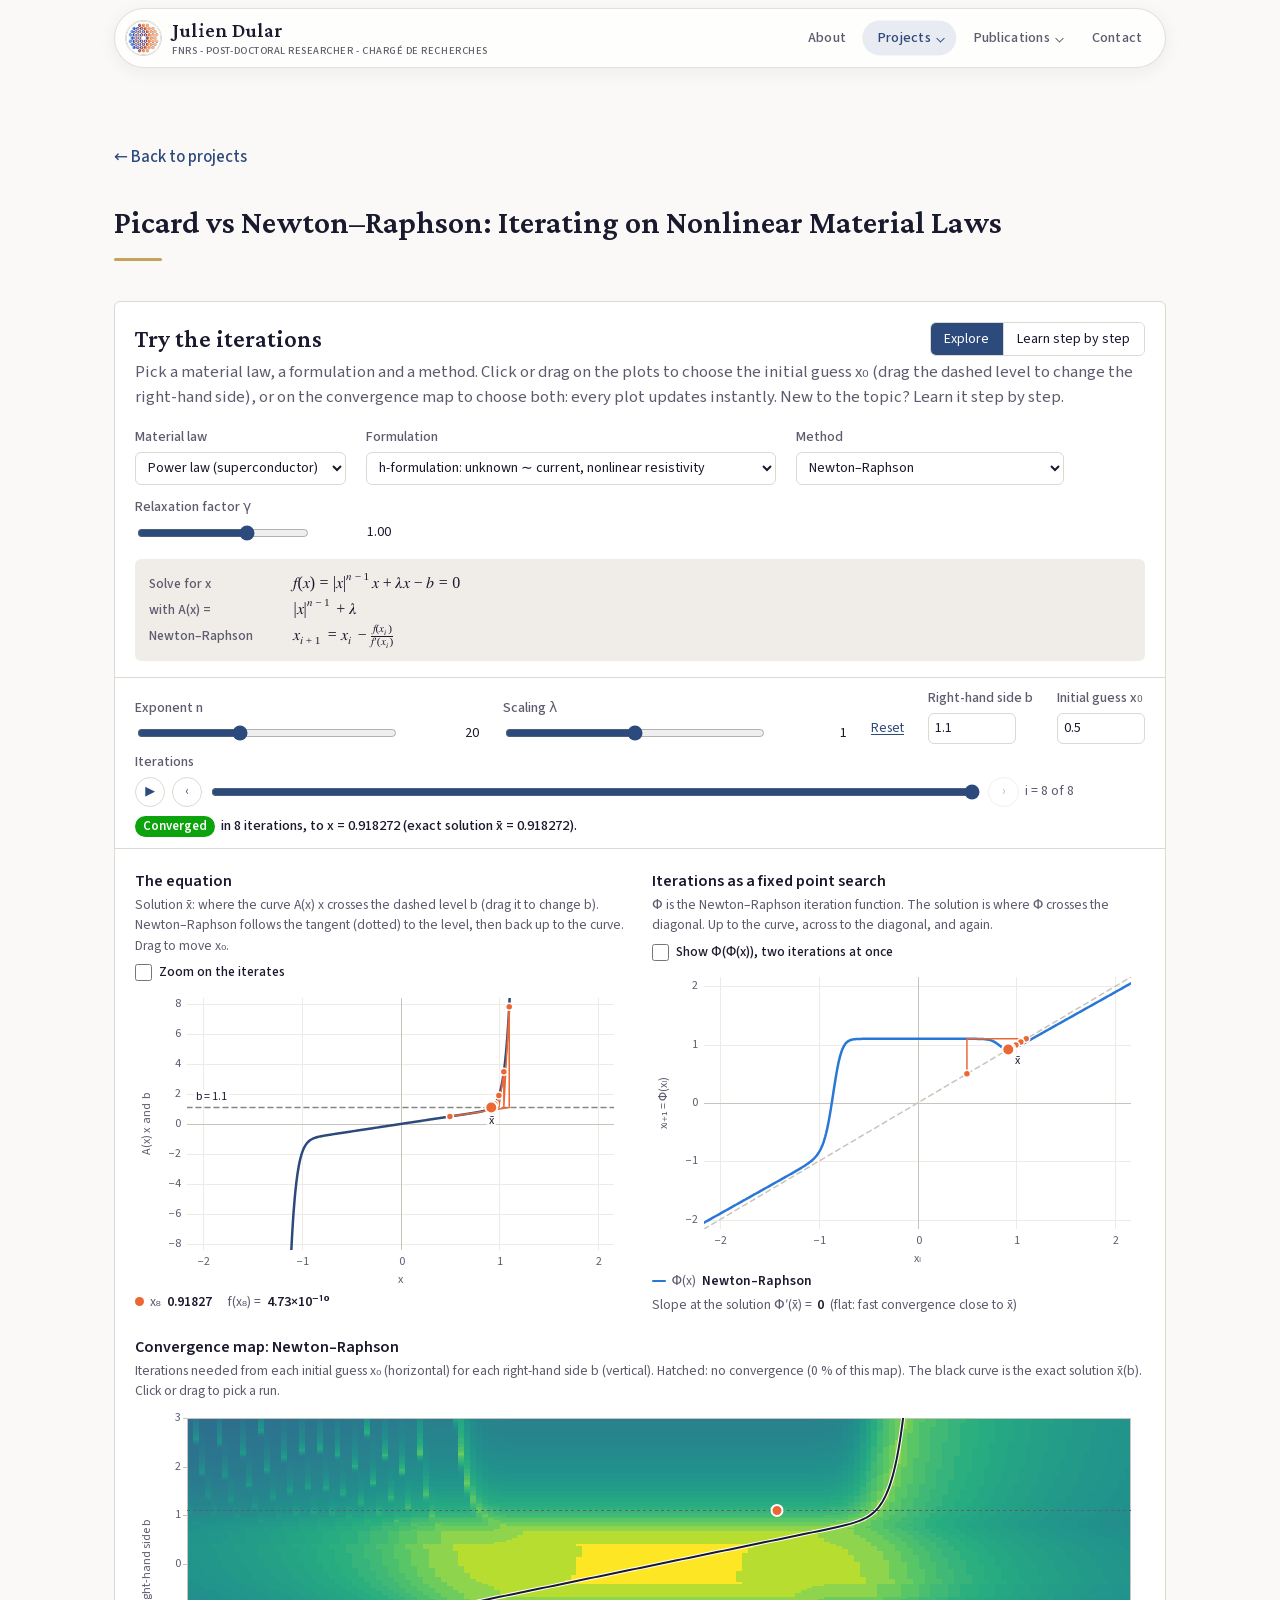
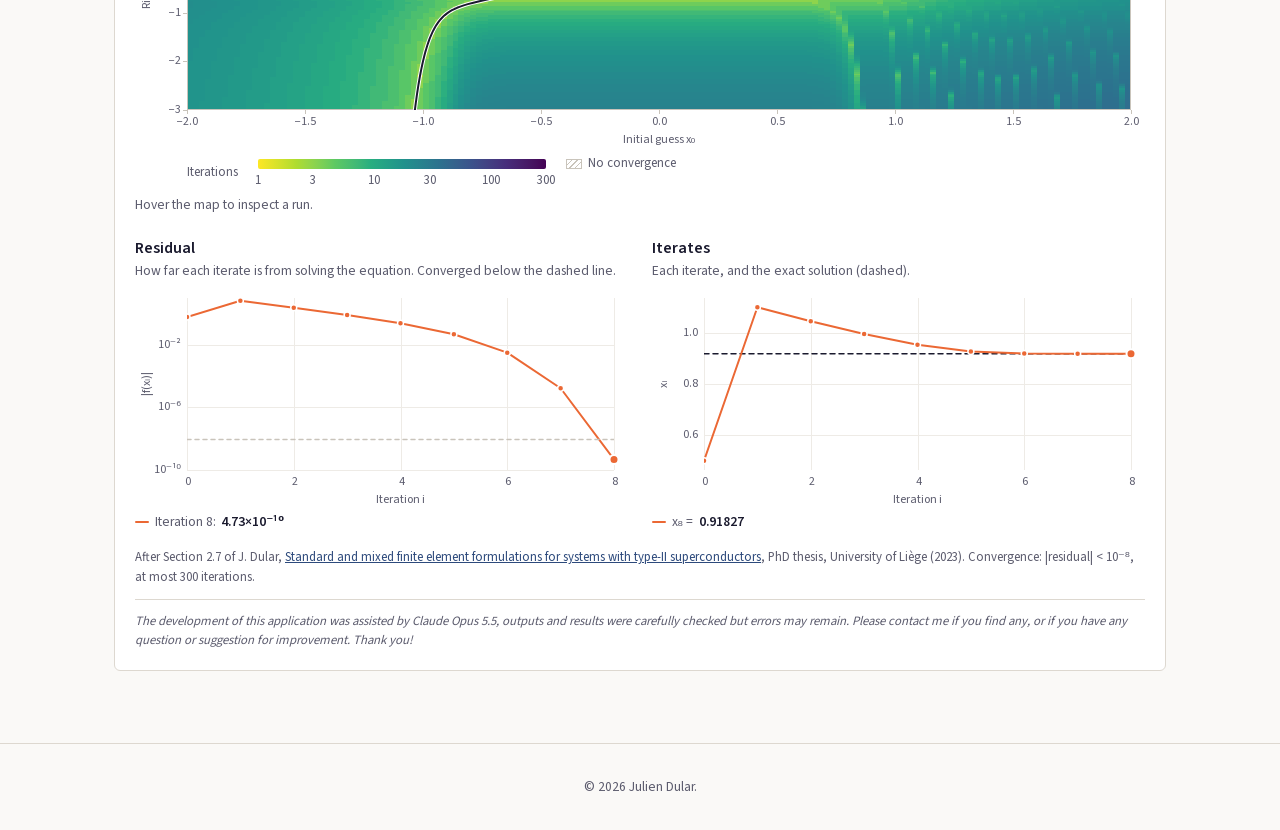
<file: projects/nonlinear-iterations.html>
<!DOCTYPE html>
<html lang="en">
<head>
  <meta charset="UTF-8">
  <meta name="viewport" content="width=device-width, initial-scale=1.0">
  <meta name="description" content="Interactive explorer of Picard and Newton-Raphson iterations on the power law of superconductors and the saturation law of ferromagnets">
  <title>Nonlinear Iterations: Picard vs Newton-Raphson — Julien Dular</title>
  <link rel="icon" href="../assets/favicon.ico" sizes="32x32">
  <link rel="icon" href="../assets/favicon-32.png" type="image/png" sizes="32x32">
  <link rel="apple-touch-icon" href="../assets/apple-touch-icon.png">
  <link rel="stylesheet" href="../styles.css">
</head>
<body>
  <a class="skip-link" href="#main">Skip to content</a>

  <header class="site-header">
    <nav class="nav" aria-label="Main navigation">
      <a class="nav-logo" href="../index.html">
        <img class="nav-logo-photo" src="../assets/favicon.png" alt="">
        <span class="nav-identity">
          <span class="nav-name">Julien Dular</span>
          <span class="nav-role">FNRS - Post-Doctoral Researcher<span class="nav-role-fr"><span class="nav-role-sep"> - </span>Chargé de recherches</span></span>
        </span>
      </a>
      <button class="nav-toggle" aria-expanded="false" aria-controls="nav-menu" aria-label="Toggle menu">
        <span></span><span></span><span></span>
      </button>
      <ul class="nav-menu" id="nav-menu">
        <li><a href="../index.html#about">About</a></li>
        <li class="nav-item-dropdown">
          <a href="../index.html#projects" class="nav-dropdown-trigger active">Projects</a>
          <ul class="nav-submenu" aria-label="Project links">
            <li><a href="magnet-to-filament.html">From Magnet to Filament <span class="nav-badge">Interactive</span></a></li>
            <li><a href="hts-homogenization.html">HTS Homogenization</a></li>
            <li><a href="rohm-lts.html">ROHM for LTS Strands <span class="nav-badge">Interactive</span></a></li>
            <li><a href="nonlinear-iterations.html" class="active">Nonlinear Iterations <span class="nav-badge">Interactive</span></a></li>
            <li><a href="https://steam.docs.cern.ch/tools/fiqus/" target="_blank" rel="noopener noreferrer">FiQuS</a></li>
            <li><a href="https://www.life-hts.uliege.be/" target="_blank" rel="noopener noreferrer">Life-HTS</a></li>
          </ul>
        </li>
        <li class="nav-item-dropdown">
          <a href="../index.html#publications" class="nav-dropdown-trigger">Publications</a>
          <ul class="nav-submenu" aria-label="Publication categories">
            <li><a href="../index.html#publications">Main Publications</a></li>
            <li><a href="../publications.html">All Publications</a></li>
          </ul>
        </li>
        <li><a href="../index.html#contact">Contact</a></li>
      </ul>
    </nav>
  </header>

  <main id="main">
    <article class="section">
      <div class="container project-page">
        <p class="page-back"><a href="../index.html#projects">← Back to projects</a></p>
        <h1 class="section-title">Picard vs Newton–Raphson: Iterating on Nonlinear Material Laws</h1>

        <div class="project-detail">
          <iteration-explorer></iteration-explorer>
          <script type="module" src="nonlinear-iterations/explorer/iteration-explorer.js"></script>
        </div>
      </div>
    </article>
  </main>

  <footer class="site-footer">
    <div class="container">
      <p>&copy; <span id="year"></span> Julien Dular.</p>
    </div>
  </footer>

  <script src="../project-page.js"></script>
  <script src="../nav.js"></script>
</body>
</html>
</file>
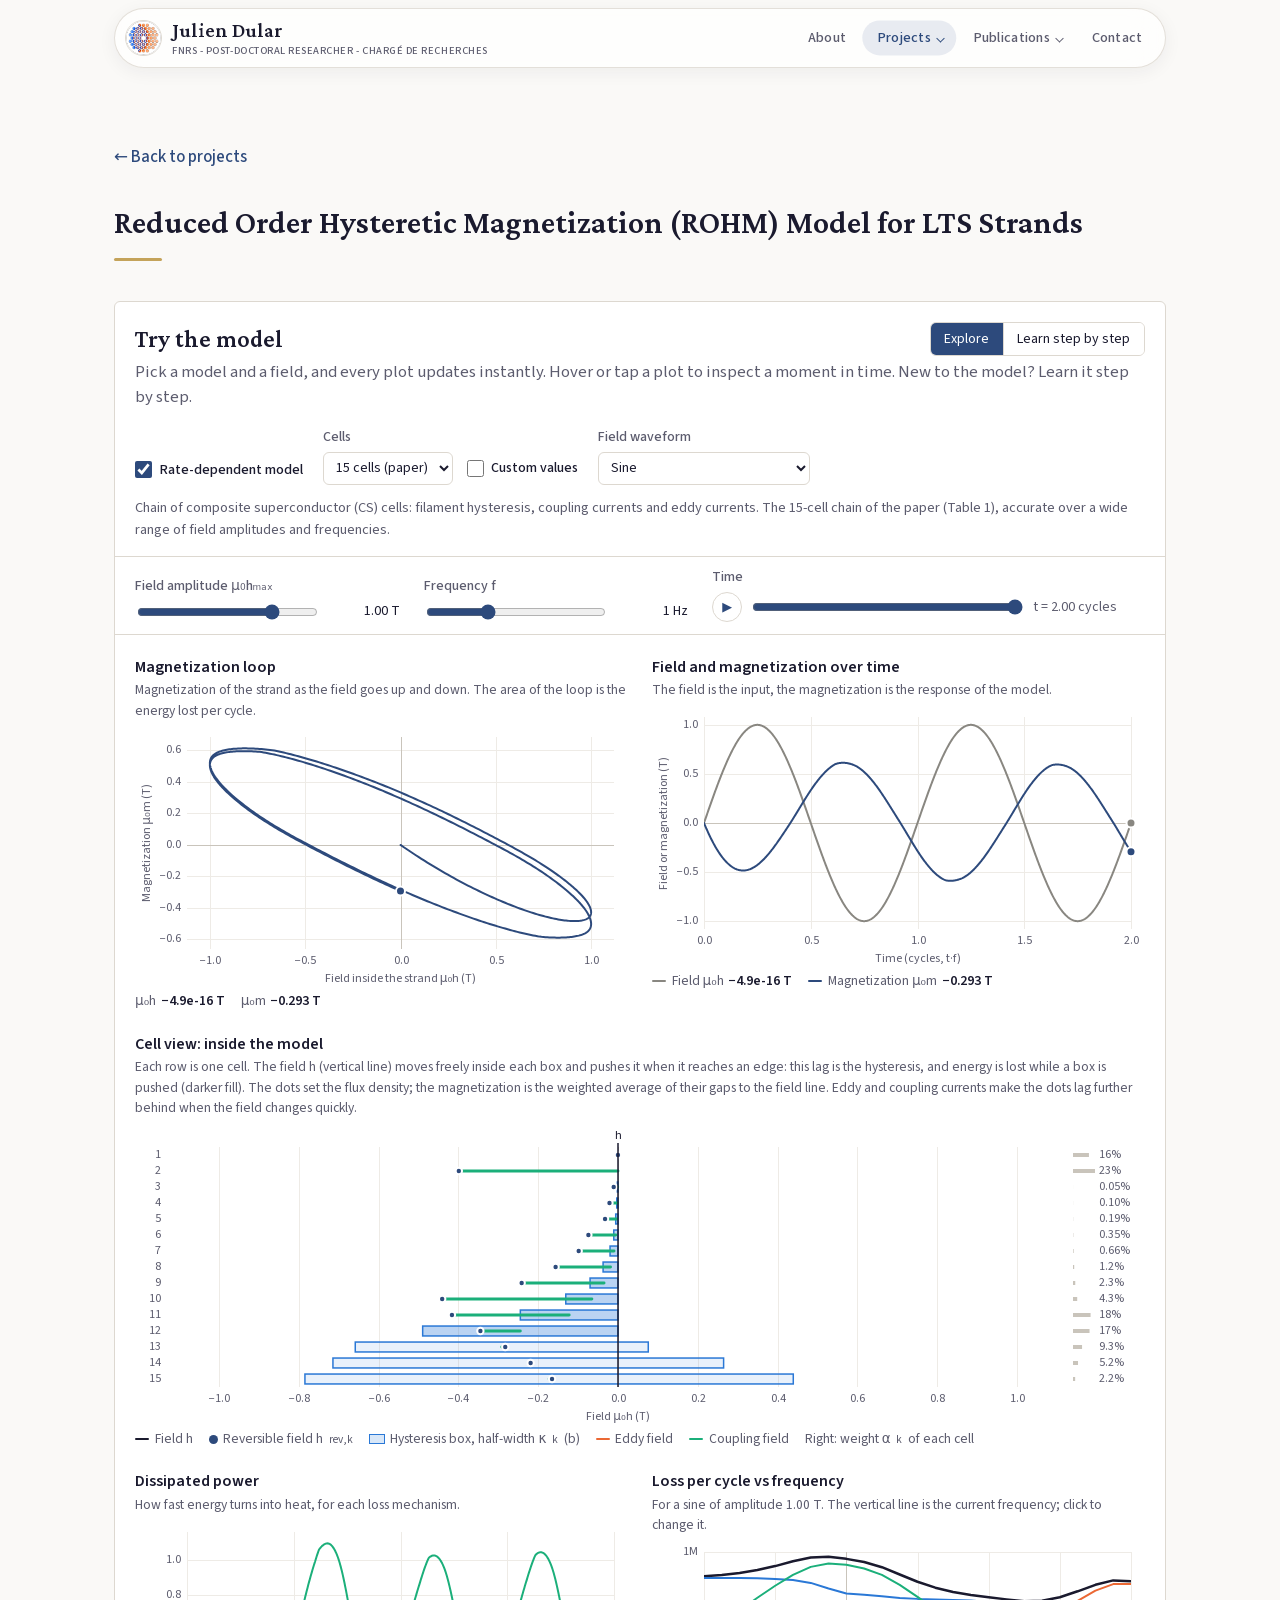
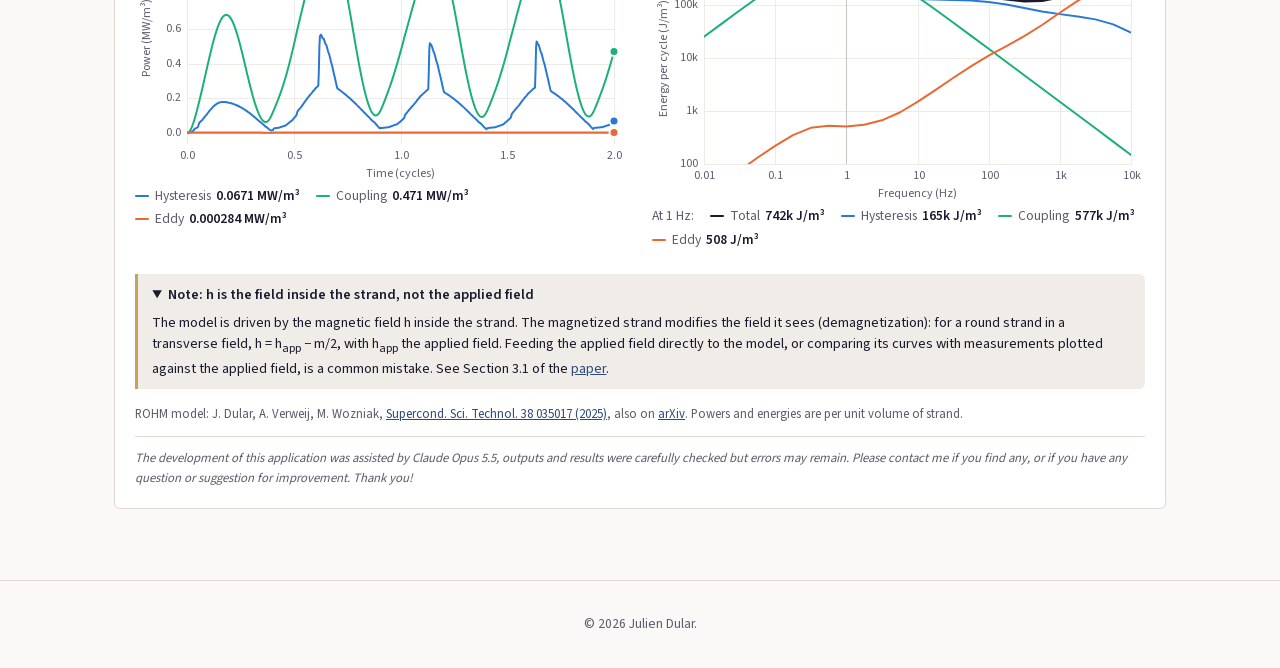
<file: projects/rohm-lts.html>
<!DOCTYPE html>
<html lang="en">
<head>
  <meta charset="UTF-8">
  <meta name="viewport" content="width=device-width, initial-scale=1.0">
  <meta name="description" content="Reduced Order Hysteretic Magnetization (ROHM) model for LTS strands">
  <title>ROHM Model for LTS Strands — Julien Dular</title>
  <link rel="icon" href="../assets/favicon.ico" sizes="32x32">
  <link rel="icon" href="../assets/favicon-32.png" type="image/png" sizes="32x32">
  <link rel="apple-touch-icon" href="../assets/apple-touch-icon.png">
  <link rel="stylesheet" href="../styles.css">
</head>
<body>
  <a class="skip-link" href="#main">Skip to content</a>

  <header class="site-header">
    <nav class="nav" aria-label="Main navigation">
      <a class="nav-logo" href="../index.html">
        <img class="nav-logo-photo" src="../assets/favicon.png" alt="">
        <span class="nav-identity">
          <span class="nav-name">Julien Dular</span>
          <span class="nav-role">FNRS - Post-Doctoral Researcher<span class="nav-role-fr"><span class="nav-role-sep"> - </span>Chargé de recherches</span></span>
        </span>
      </a>
      <button class="nav-toggle" aria-expanded="false" aria-controls="nav-menu" aria-label="Toggle menu">
        <span></span><span></span><span></span>
      </button>
      <ul class="nav-menu" id="nav-menu">
        <li><a href="../index.html#about">About</a></li>
        <li class="nav-item-dropdown">
          <a href="../index.html#projects" class="nav-dropdown-trigger active">Projects</a>
          <ul class="nav-submenu" aria-label="Project links">
            <li><a href="magnet-to-filament.html">From Magnet to Filament <span class="nav-badge">Interactive</span></a></li>
            <li><a href="hts-homogenization.html">HTS Homogenization</a></li>
            <li><a href="rohm-lts.html" class="active">ROHM for LTS Strands <span class="nav-badge">Interactive</span></a></li>
            <li><a href="nonlinear-iterations.html">Nonlinear Iterations <span class="nav-badge">Interactive</span></a></li>
            <li><a href="https://steam.docs.cern.ch/tools/fiqus/" target="_blank" rel="noopener noreferrer">FiQuS</a></li>
            <li><a href="https://www.life-hts.uliege.be/" target="_blank" rel="noopener noreferrer">Life-HTS</a></li>
          </ul>
        </li>
        <li class="nav-item-dropdown">
          <a href="../index.html#publications" class="nav-dropdown-trigger">Publications</a>
          <ul class="nav-submenu" aria-label="Publication categories">
            <li><a href="../index.html#publications">Main Publications</a></li>
            <li><a href="../publications.html">All Publications</a></li>
          </ul>
        </li>
        <li><a href="../index.html#contact">Contact</a></li>
      </ul>
    </nav>
  </header>

  <main id="main">
    <article class="section">
      <div class="container project-page">
        <p class="page-back"><a href="../index.html#projects">← Back to projects</a></p>
        <h1 class="section-title">Reduced Order Hysteretic Magnetization (ROHM) Model for LTS Strands</h1>

        <div class="project-detail">
          <!-- Content to be added -->
          <rohm-explorer></rohm-explorer>
          <script type="module" src="rohm-lts/explorer/rohm-explorer.js"></script>
        </div>
      </div>
    </article>
  </main>

  <footer class="site-footer">
    <div class="container">
      <p>&copy; <span id="year"></span> Julien Dular.</p>
    </div>
  </footer>

  <script src="../project-page.js"></script>
  <script src="../nav.js"></script>
</body>
</html>
</file>
<file: styles.css>
/* ==========================================================================
   Academic Portfolio — Styles
   ========================================================================== */

/* Self-hosted fonts (SIL Open Font License 1.1, see assets/fonts/OFL-*.txt) */

@font-face {
  font-family: "Crimson Pro";
  font-style: italic;
  font-weight: 400;
  font-display: swap;
  src: url("assets/fonts/crimson-pro-italic-latin-ext.woff2") format("woff2");
  unicode-range: U+0100-02BA, U+02BD-02C5, U+02C7-02CC, U+02CE-02D7, U+02DD-02FF, U+0304, U+0308, U+0329, U+1D00-1DBF, U+1E00-1E9F, U+1EF2-1EFF, U+2020, U+20A0-20AB, U+20AD-20C0, U+2113, U+2C60-2C7F, U+A720-A7FF;
}

@font-face {
  font-family: "Crimson Pro";
  font-style: italic;
  font-weight: 400;
  font-display: swap;
  src: url("assets/fonts/crimson-pro-italic-latin.woff2") format("woff2");
  unicode-range: U+0000-00FF, U+0131, U+0152-0153, U+02BB-02BC, U+02C6, U+02DA, U+02DC, U+0304, U+0308, U+0329, U+2000-206F, U+20AC, U+2122, U+2191, U+2193, U+2212, U+2215, U+FEFF, U+FFFD;
}

@font-face {
  font-family: "Crimson Pro";
  font-style: normal;
  font-weight: 400 600;
  font-display: swap;
  src: url("assets/fonts/crimson-pro-normal-latin-ext.woff2") format("woff2");
  unicode-range: U+0100-02BA, U+02BD-02C5, U+02C7-02CC, U+02CE-02D7, U+02DD-02FF, U+0304, U+0308, U+0329, U+1D00-1DBF, U+1E00-1E9F, U+1EF2-1EFF, U+2020, U+20A0-20AB, U+20AD-20C0, U+2113, U+2C60-2C7F, U+A720-A7FF;
}

@font-face {
  font-family: "Crimson Pro";
  font-style: normal;
  font-weight: 400 600;
  font-display: swap;
  src: url("assets/fonts/crimson-pro-normal-latin.woff2") format("woff2");
  unicode-range: U+0000-00FF, U+0131, U+0152-0153, U+02BB-02BC, U+02C6, U+02DA, U+02DC, U+0304, U+0308, U+0329, U+2000-206F, U+20AC, U+2122, U+2191, U+2193, U+2212, U+2215, U+FEFF, U+FFFD;
}

@font-face {
  font-family: "Source Sans 3";
  font-style: normal;
  font-weight: 300 600;
  font-display: swap;
  src: url("assets/fonts/source-sans-3-normal-latin-ext.woff2") format("woff2");
  unicode-range: U+0100-02BA, U+02BD-02C5, U+02C7-02CC, U+02CE-02D7, U+02DD-02FF, U+0304, U+0308, U+0329, U+1D00-1DBF, U+1E00-1E9F, U+1EF2-1EFF, U+2020, U+20A0-20AB, U+20AD-20C0, U+2113, U+2C60-2C7F, U+A720-A7FF;
}

@font-face {
  font-family: "Source Sans 3";
  font-style: normal;
  font-weight: 300 600;
  font-display: swap;
  src: url("assets/fonts/source-sans-3-normal-latin.woff2") format("woff2");
  unicode-range: U+0000-00FF, U+0131, U+0152-0153, U+02BB-02BC, U+02C6, U+02DA, U+02DC, U+0304, U+0308, U+0329, U+2000-206F, U+20AC, U+2122, U+2191, U+2193, U+2212, U+2215, U+FEFF, U+FFFD;
}

:root {
  --color-bg: #faf9f7;
  --color-bg-alt: #f0ede8;
  --color-surface: #ffffff;
  --color-text: #1a1a2e;
  --color-text-muted: #5c5c6e;
  --color-accent: #2d4a7c;
  --color-accent-light: #4a6fa5;
  --color-border: #ddd8d0;
  --color-highlight: #c4a35a;

  --font-serif: "Crimson Pro", Georgia, "Times New Roman", serif;
  --font-sans: "Source Sans 3", system-ui, sans-serif;

  --max-width: 1100px;
  --header-height: 72px;
  --radius: 6px;
  --radius-capsule: 999px;
  --radius-panel: 24px;
  --shadow: 0 2px 12px rgba(26, 26, 46, 0.06);
  --transition: 0.2s ease;
}

*,
*::before,
*::after {
  box-sizing: border-box;
  margin: 0;
  padding: 0;
}

html {
  scroll-behavior: smooth;
  scroll-padding-top: calc(var(--header-height) + 1rem);
}

body {
  font-family: var(--font-sans);
  font-size: 1.05rem;
  line-height: 1.65;
  color: var(--color-text);
  background: var(--color-bg);
  -webkit-font-smoothing: antialiased;
}

img {
  max-width: 100%;
  height: auto;
  display: block;
}

a {
  color: var(--color-accent);
  text-decoration-thickness: 1px;
  text-underline-offset: 3px;
  transition: color var(--transition);
}

a:hover {
  color: var(--color-accent-light);
}

/* Skip link */
.skip-link {
  position: absolute;
  top: -100%;
  left: 1rem;
  padding: 0.5rem 1rem;
  background: var(--color-accent);
  color: #fff;
  z-index: 200;
  border-radius: var(--radius-capsule);
}

.skip-link:focus {
  top: 1rem;
}

/* Header & Navigation */
/* Floating glass navigation */
.site-header {
  position: sticky;
  top: 0;
  z-index: 100;
  height: var(--header-height);
  padding: 0.5rem 1.5rem 0;
  pointer-events: none;
}

.nav {
  position: relative;
  display: flex;
  align-items: center;
  justify-content: space-between;
  max-width: calc(var(--max-width) - 3rem);
  height: calc(var(--header-height) - 0.75rem);
  margin: 0 auto;
  padding: 0 0.5rem 0 0.65rem;
  pointer-events: auto;
  background: rgba(255, 255, 255, 0.72);
  -webkit-backdrop-filter: blur(16px) saturate(170%);
  backdrop-filter: blur(16px) saturate(170%);
  border: 1px solid rgba(221, 216, 208, 0.8);
  border-radius: var(--radius-capsule);
  box-shadow: 0 4px 18px rgba(26, 26, 46, 0.06);
  transition: height 0.28s ease, background 0.28s ease, box-shadow 0.28s ease;
}

.site-header.is-scrolled .nav {
  height: calc(var(--header-height) - 1.15rem);
  background: rgba(255, 255, 255, 0.86);
  box-shadow: 0 10px 30px rgba(26, 26, 46, 0.13);
}

.nav-indicator {
  position: absolute;
  top: 50%;
  left: 0;
  z-index: 0;
  height: 2.2rem;
  border-radius: var(--radius-capsule);
  background: color-mix(in srgb, var(--color-accent) 11%, var(--color-surface));
  opacity: 0;
  pointer-events: none;
  transition: transform 0.34s cubic-bezier(0.3, 0.9, 0.3, 1), width 0.34s cubic-bezier(0.3, 0.9, 0.3, 1), opacity 0.2s ease;
}

.nav-indicator.is-visible {
  opacity: 1;
}

.nav-indicator.no-slide {
  transition: opacity 0.2s ease;
}

.nav-logo {
  display: inline-flex;
  align-items: center;
  gap: 0.625rem;
  font-family: var(--font-serif);
  font-size: 1.25rem;
  font-weight: 600;
  color: var(--color-text);
  text-decoration: none;
}

.nav-logo-photo {
  width: 2.3rem;
  height: 2.3rem;
  border-radius: 50%;
  object-fit: cover;
  border: 1px solid var(--color-border);
}

.nav-identity {
  display: flex;
  flex-direction: column;
  line-height: 1.15;
}

.nav-role {
  margin-top: 0.18rem;
  font-family: var(--font-sans);
  font-size: 0.66rem;
  font-weight: 500;
  letter-spacing: 0.05em;
  text-transform: uppercase;
  white-space: nowrap;
  color: var(--color-text-muted);
}

/* Full subtitle on every screen, on two lines when space is tight */
@media (max-width: 900px) {
  .nav-role {
    margin-top: 0.12rem;
    font-size: 0.6rem;
    line-height: 1.2;
  }

  .nav-role-fr {
    display: block;
  }

  .nav-role-sep {
    display: none;
  }
}

.nav-logo:hover {
  color: var(--color-accent);
}

.nav-menu {
  position: relative;
  z-index: 1;
  display: flex;
  align-items: center;
  gap: 0.1rem;
  list-style: none;
}

.nav-menu a {
  font-size: 0.9rem;
  font-weight: 500;
  color: var(--color-text-muted);
  text-decoration: none;
  letter-spacing: 0.02em;
}

.nav-menu > li > a {
  display: block;
  padding: 0.42rem 0.9rem;
  line-height: 1.35;
  border-radius: var(--radius-capsule);
}

.nav-menu a:hover,
.nav-menu a.active {
  color: var(--color-accent);
}

/* Projects dropdown */
.nav-item-dropdown {
  position: relative;
}

.nav-dropdown-trigger::after {
  content: "";
  display: inline-block;
  width: 0.35rem;
  height: 0.35rem;
  margin-left: 0.35rem;
  border-right: 1.5px solid currentColor;
  border-bottom: 1.5px solid currentColor;
  transform: rotate(45deg) translateY(-1px);
  vertical-align: middle;
  transition: transform var(--transition);
}

.nav-item-dropdown:hover .nav-dropdown-trigger::after,
.nav-item-dropdown:focus-within .nav-dropdown-trigger::after {
  transform: rotate(-135deg) translateY(1px);
}

.nav-submenu {
  list-style: none;
  position: absolute;
  top: calc(100% + 0.8rem);
  left: 0;
  min-width: 230px;
  padding: 0.5rem;
  background: var(--color-surface);
  border: 1px solid var(--color-border);
  border-radius: var(--radius-panel);
  box-shadow: 0 14px 36px rgba(26, 26, 46, 0.14);
  z-index: 101;
  opacity: 0;
  visibility: hidden;
  transform: translateY(6px);
  transition: opacity var(--transition), transform var(--transition), visibility var(--transition);
}

/* The last dropdown opens leftwards, so that it stays within the page on narrow screens */
.nav-menu > .nav-item-dropdown:nth-last-child(2) .nav-submenu {
  left: auto;
  right: 0;
}

/* Keeps the menu open while the pointer crosses the gap below the capsule */
.nav-submenu::before {
  content: "";
  position: absolute;
  top: -1rem;
  right: 0;
  left: 0;
  height: 1rem;
}

.nav-item-dropdown:hover .nav-submenu,
.nav-item-dropdown:focus-within .nav-submenu {
  opacity: 1;
  visibility: visible;
  transform: translateY(0);
}

.nav-submenu a {
  display: block;
  padding: 0.48rem 0.75rem;
  font-size: 0.85rem;
  white-space: nowrap;
  border-radius: var(--radius-capsule);
}

/* "Interactive" pill, on the ROHM project card and next to its menu link */
.project-badge,
.nav-badge {
  display: inline-flex;
  align-items: center;
  gap: 0.3rem;
  font-family: var(--font-sans);
  font-weight: 600;
  letter-spacing: 0.06em;
  text-transform: uppercase;
  color: var(--color-accent);
  background: color-mix(in srgb, var(--color-accent) 10%, var(--color-surface));
  border-radius: var(--radius-capsule);
}

.nav-badge {
  margin-left: 0.4rem;
  padding: 0.1rem 0.45rem;
  font-size: 0.62rem;
  vertical-align: 0.1em;
}

.nav-submenu a:hover,
.nav-submenu a.active {
  background: var(--color-bg-alt);
  color: var(--color-accent);
}

.nav-toggle {
  display: none;
  flex-direction: column;
  gap: 5px;
  align-items: center;
  justify-content: center;
  width: 2.5rem;
  height: 2.5rem;
  background: none;
  border: none;
  border-radius: 50%;
  cursor: pointer;
  padding: 0;
  transition: background var(--transition);
}

.nav-toggle:hover {
  background: color-mix(in srgb, var(--color-accent) 11%, var(--color-surface));
}

.nav-toggle span {
  display: block;
  width: 22px;
  height: 2px;
  background: var(--color-text);
  border-radius: 2px;
  transition: transform 0.25s ease, opacity 0.2s ease;
}

.nav-toggle[aria-expanded="true"] span:nth-child(1) {
  transform: translateY(7px) rotate(45deg);
}

.nav-toggle[aria-expanded="true"] span:nth-child(2) {
  opacity: 0;
}

.nav-toggle[aria-expanded="true"] span:nth-child(3) {
  transform: translateY(-7px) rotate(-45deg);
}

@media (prefers-reduced-motion: reduce) {
  .nav,
  .nav-indicator,
  .nav-toggle span {
    transition: none;
  }
}

/* Hero */
.hero {
  background: var(--color-bg);
  padding: 1.1rem 0 1.75rem;
}

.hero-inner {
  display: grid;
  grid-template-columns: minmax(0, 1fr) auto;
  gap: 3rem;
  align-items: center;
  max-width: var(--max-width);
  margin: 0 auto;
  padding: 0 1.5rem;
}

.visually-hidden {
  position: absolute;
  width: 1px;
  height: 1px;
  overflow: hidden;
  clip-path: inset(50%);
  white-space: nowrap;
}

.hero h1 {
  font-family: var(--font-serif);
  font-size: clamp(1.9rem, 3.4vw, 2.75rem);
  font-weight: 600;
  line-height: 1.2;
  letter-spacing: -0.01em;
  margin-bottom: 1.15rem;
  color: var(--color-text);
}

.hero h1 em {
  font-style: normal;
  color: var(--color-accent);
}

.hero-summary {
  max-width: 38rem;
  margin-bottom: 1.35rem;
  font-size: 1.02rem;
  line-height: 1.5;
  color: var(--color-text-muted);
}

.hero-summary a {
  font-weight: 600;
}

.btn {
  display: inline-block;
  padding: 0.65rem 1.4rem;
  font-family: var(--font-sans);
  font-size: 0.9rem;
  font-weight: 500;
  border-radius: var(--radius-capsule);
  text-decoration: none;
  transition: background var(--transition), color var(--transition), border-color var(--transition);
  cursor: pointer;
  border: 1.5px solid transparent;
}

.btn-primary {
  background: var(--color-accent);
  color: #fff;
}

.btn-primary:hover {
  background: var(--color-accent-light);
  color: #fff;
}

.btn-secondary {
  background: transparent;
  color: var(--color-accent);
  border-color: var(--color-accent);
}

.btn-secondary:hover {
  background: var(--color-accent);
  color: #fff;
}

.hero-actions {
  display: flex;
  width: fit-content;
  max-width: 100%;
  gap: 0.15rem;
  padding: 0.3rem;
  list-style: none;
  background: var(--color-surface);
  border: 1px solid var(--color-border);
  border-radius: var(--radius-capsule);
  box-shadow: 0 6px 20px rgba(26, 26, 46, 0.07);
}

.hero-action {
  display: inline-flex;
  align-items: center;
  gap: 0.42rem;
  padding: 0.5rem 0.85rem;
  font-size: 0.9rem;
  font-weight: 500;
  letter-spacing: 0.02em;
  white-space: nowrap;
  text-decoration: none;
  color: var(--color-text-muted);
  border-radius: var(--radius-capsule);
  transition: transform var(--transition), background var(--transition), color var(--transition);
}

.hero-action:hover {
  color: var(--color-accent);
  background: color-mix(in srgb, var(--color-accent) 9%, var(--color-surface));
}

.hero-action:active {
  transform: scale(0.97);
}

.hero-action:focus-visible {
  outline: 2px solid var(--color-accent);
  outline-offset: 2px;
}

.hero-action-primary {
  color: #fff;
  background: var(--color-accent);
}

.hero-action-primary:hover {
  color: #fff;
  background: var(--color-accent-light);
}

.hero-action svg {
  flex: none;
  width: 1.05rem;
  height: 1.05rem;
  fill: none;
  stroke: currentColor;
  stroke-width: 1.8;
  stroke-linecap: round;
  stroke-linejoin: round;
}

.hero-action svg.hero-icon-brand {
  fill: currentColor;
  stroke: none;
}

.hero-icon-scholar {
  color: #4285f4;
}

.hero-icon-orcid {
  color: #a6ce39;
}

.hero-icon-linkedin {
  color: #0a66c2;
}

@media (max-width: 900px) {
  .hero-action {
    gap: 0.32rem;
    padding: 0.45rem 0.55rem;
  }
}

@media (max-width: 480px) {
  .hero-action-long {
    display: none;
  }

  .hero-actions {
    gap: 0.05rem;
    padding: 0.22rem;
  }

  .hero-action {
    gap: 0.26rem;
    padding: 0.42rem 0.46rem;
    font-size: 0.8rem;
    letter-spacing: 0;
  }

  .hero-action svg {
    width: 0.92rem;
    height: 0.92rem;
  }
}

@media (max-width: 350px) {
  .hero-action {
    gap: 0.18rem;
    padding: 0.4rem 0.32rem;
    font-size: 0.74rem;
  }
}

.hero-photo {
  overflow: hidden;
  border-radius: var(--radius);
  box-shadow: var(--shadow);
}

.hero-photo img {
  display: block;
  width: clamp(260px, 32vw, 410px);
  aspect-ratio: 7 / 5;
  object-fit: cover;
  object-position: center 62%;
  transition: transform 0.6s cubic-bezier(0.2, 0.7, 0.2, 1);
}

.hero-photo:hover img {
  transform: scale(1.035);
}

.hero-content > *,
.hero-photo {
  animation: hero-rise 0.6s cubic-bezier(0.2, 0.7, 0.2, 1) both;
}

.hero-summary { animation-delay: 0.08s; }
.hero-actions { animation-delay: 0.16s; }
.hero-photo { animation-delay: 0.12s; }

@keyframes hero-rise {
  from {
    opacity: 0;
    transform: translateY(12px);
  }
  to {
    opacity: 1;
    transform: none;
  }
}

@media (prefers-reduced-motion: reduce) {
  .hero-content > *,
  .hero-photo {
    animation: none;
  }

  .hero-action,
  .hero-photo img {
    transition: none;
  }

  .hero-action:active,
  .hero-photo:hover img {
    transform: none;
  }
}

/* Sections */
.section {
  padding: 4.5rem 0;
  background: var(--color-bg);
}

.section-alt {
  background: var(--color-bg-alt);
}

.container {
  max-width: var(--max-width);
  margin: 0 auto;
  padding: 0 1.5rem;
}

.section-title {
  font-family: var(--font-serif);
  font-size: 2rem;
  font-weight: 600;
  margin-bottom: 0.5rem;
  position: relative;
  padding-bottom: 0.75rem;
}

.section-title::after {
  content: "";
  position: absolute;
  bottom: 0;
  left: 0;
  width: 48px;
  height: 3px;
  background: var(--color-highlight);
  border-radius: 2px;
}

.section-intro {
  color: var(--color-text-muted);
  margin-bottom: 2rem;
}

.subsection-title {
  font-family: var(--font-serif);
  font-size: 1.35rem;
  margin-top: 2.5rem;
  margin-bottom: 1rem;
}

/* Publications */
.publication-list {
  list-style: none;
  margin-top: 2rem;
}

.publications-show-all {
  margin-top: 2rem;
}

.page-back {
  margin-bottom: 1.5rem;
}

.page-back a {
  color: var(--color-accent);
  text-decoration: none;
  font-weight: 500;
}

.page-back a:hover {
  text-decoration: underline;
}

.publication-list + .publication-list {
  margin-top: 0;
}

.publication-divider {
  border: none;
  border-top: 1px solid var(--color-border);
  margin: 1.25rem 0;
}

/* Clickable summary of the publication categories */
.publication-summary {
  margin: 0.25rem 0 1.75rem;
}

.publication-summary ul {
  display: flex;
  flex-wrap: wrap;
  width: fit-content;
  max-width: 100%;
  gap: 0.15rem;
  padding: 0.3rem;
  list-style: none;
  background: var(--color-surface);
  border: 1px solid var(--color-border);
  border-radius: var(--radius-capsule);
  box-shadow: 0 6px 20px rgba(26, 26, 46, 0.07);
}

.publication-summary a {
  display: inline-flex;
  align-items: center;
  gap: 0.45rem;
  padding: 0.45rem 0.8rem;
  font-size: 0.88rem;
  font-weight: 600;
  white-space: nowrap;
  text-decoration: none;
  color: var(--color-text);
  border-radius: var(--radius-capsule);
  transition: background var(--transition), color var(--transition);
}

.publication-summary a:hover {
  color: var(--color-accent);
  background: color-mix(in srgb, var(--color-accent) 9%, var(--color-surface));
}

.publication-summary a:focus-visible,
.publication-category-header:focus-visible {
  outline: 2px solid var(--color-accent);
  outline-offset: 2px;
}

.publication-summary-count {
  min-width: 1.45rem;
  padding: 0.05rem 0.38rem;
  font-size: 0.74rem;
  font-weight: 700;
  line-height: 1.4;
  text-align: center;
  color: var(--color-accent);
  background: color-mix(in srgb, var(--color-accent) 11%, var(--color-surface));
  border-radius: var(--radius-capsule);
}

@media (max-width: 900px) {
  .publication-summary ul {
    border-radius: var(--radius-panel);
  }
}

/* Collapsible publication categories */
.publication-category {
  interpolate-size: allow-keywords;
}

.publication-category::details-content {
  block-size: 0;
  overflow: clip;
  transition: block-size 0.3s ease, content-visibility 0.3s allow-discrete;
}

.publication-category[open]::details-content {
  block-size: auto;
}

.publication-category.no-transition::details-content {
  transition: none;
}

.publication-category-header {
  display: flex;
  align-items: center;
  justify-content: space-between;
  gap: 1rem;
  margin: 0 -0.9rem;
  padding: 0.5rem 0.9rem;
  list-style: none;
  cursor: pointer;
  border-radius: var(--radius-capsule);
  transition: background var(--transition);
}

.publication-category-header::-webkit-details-marker {
  display: none;
}

.publication-category-header:hover {
  background: color-mix(in srgb, var(--color-accent) 7%, transparent);
}

.publication-category-header .subsection-title {
  margin: 0;
}

.publication-category-toggle {
  flex: none;
  display: inline-flex;
  align-items: center;
  justify-content: center;
  width: 2rem;
  height: 2rem;
  color: var(--color-accent);
  background: var(--color-surface);
  border: 1px solid var(--color-border);
  border-radius: 50%;
}

.publication-category-toggle::before {
  content: "";
  width: 0.45rem;
  height: 0.45rem;
  border-right: 1.75px solid currentColor;
  border-bottom: 1.75px solid currentColor;
  transform: translateY(-2px) rotate(45deg);
  transition: transform 0.25s ease;
}

.publication-category[open] .publication-category-toggle::before {
  transform: translateY(2px) rotate(-135deg);
}

.publication-category .publication-list {
  margin-top: 0.5rem;
}

@media (prefers-reduced-motion: reduce) {
  .publication-category-toggle::before {
    transition: none;
  }
}

@media (prefers-reduced-motion: reduce) {
  .publication-category::details-content {
    transition: none;
  }
}

.publication {
  display: grid;
  grid-template-columns: 60px 1fr;
  gap: 1.5rem;
  padding: 1.75rem 0;
  border-bottom: 1px solid var(--color-border);
}

.publication:last-child {
  border-bottom: none;
}

.pub-year {
  font-family: var(--font-serif);
  font-size: 1.1rem;
  font-weight: 600;
  color: var(--color-highlight);
}

.pub-title {
  font-weight: 600;
  font-size: 1.05rem;
  margin-bottom: 0.35rem;
}

.pub-authors {
  font-size: 0.95rem;
  color: var(--color-text-muted);
  margin-bottom: 0.25rem;
}

.pub-venue {
  font-size: 0.9rem;
  color: var(--color-text-muted);
  margin-bottom: 0.5rem;
}

.pub-links {
  display: flex;
  gap: 1rem;
}

.pub-links a {
  font-size: 0.85rem;
  font-weight: 500;
  text-decoration: none;
}

/* Projects grid */
#projects {
  padding-top: 1.75rem;
}

.project-carousel {
  margin-top: 1.25rem;
  --project-gap: 1rem;
}

/* Two columns, so that the cards read as pairs: research overviews, interactive explorers, open-source codes */
.project-track {
  display: grid;
  grid-template-columns: repeat(2, 1fr);
  gap: var(--project-gap);
}

.project-carousel .project-card {
  min-height: 12rem;
  min-width: 0;
}

@media (max-width: 600px) {
  .project-track {
    grid-template-columns: 1fr;
  }
}

.project-card {
  background: var(--color-surface);
  padding: 1.75rem;
  border-radius: var(--radius);
  border: 1px solid var(--color-border);
  display: flex;
  scroll-margin-top: calc(var(--header-height) + 1rem);
  flex-direction: column;
  text-decoration: none;
  color: inherit;
  transition: transform var(--transition), box-shadow var(--transition), border-color var(--transition);
}

a.project-card:hover {
  transform: translateY(-3px);
  box-shadow: 0 8px 24px rgba(26, 26, 46, 0.1);
  border-color: var(--color-highlight);
}

.project-meta {
  font-size: 0.75rem;
  font-weight: 600;
  letter-spacing: 0.05em;
  text-transform: uppercase;
  color: var(--color-text-muted);
  margin-bottom: 0.5rem;
}

.project-card h3 {
  font-family: var(--font-serif);
  font-size: 1.2rem;
  margin-bottom: 0.6rem;
}

.project-card p {
  font-size: 0.95rem;
  color: var(--color-text-muted);
  flex: 1;
  margin-bottom: 1rem;
}

.project-link {
  font-size: 0.9rem;
  font-weight: 500;
  text-decoration: none;
  color: var(--color-accent);
}

a.project-card:hover .project-link {
  color: var(--color-accent-light);
}

/* Card leading to an interactive application: magnetization loops computed with the model in the
   background (assets/rohm-loops.svg), faded under the text */
.project-card-interactive {
  background:
    linear-gradient(105deg, var(--color-surface) 30%, rgba(255, 255, 255, 0.7) 60%, rgba(255, 255, 255, 0.15) 100%),
    url("assets/rohm-loops.svg") right -2rem center / auto 125% no-repeat,
    var(--color-surface);
  border-color: color-mix(in srgb, var(--color-accent) 25%, var(--color-border));
}

.project-badge {
  align-self: flex-start;
  margin-bottom: 0.75rem;
  padding: 0.2rem 0.6rem;
  font-size: 0.7rem;
}

.project-badge span {
  font-size: 0.6rem;
}

/* Work in progress: same pill, in the warm highlight colour */
.project-badge-ongoing {
  color: color-mix(in srgb, var(--color-highlight) 55%, #3d2f10);
  background: color-mix(in srgb, var(--color-highlight) 16%, var(--color-surface));
}

.project-badge-ongoing span {
  font-size: 0.5rem;
}

/* Card of the nonlinear iterations explorer: power law and Newton-Raphson iterations in the background
   (assets/iterations-newton.svg) */
.project-card-iterations {
  background:
    linear-gradient(105deg, var(--color-surface) 35%, rgba(255, 255, 255, 0.6) 55%, rgba(255, 255, 255, 0) 80%),
    url("assets/iterations-newton.svg") right -2.6rem bottom -3.6rem / auto 135% no-repeat,
    var(--color-surface);
}

/* Project cards with a light visual identity behind the text */
.project-card-life-hts {
  background: linear-gradient(105deg, var(--color-surface) 15%, color-mix(in srgb, #c1d596 55%, var(--color-surface)) 100%);
}

.project-card-fiqus {
  background:
    linear-gradient(105deg, var(--color-surface) 50%, rgba(255, 255, 255, 0.45) 75%, rgba(255, 255, 255, 0.3) 100%),
    url("assets/fiqus-logo.svg") right 1.4rem center / auto 6.5rem no-repeat,
    var(--color-surface);
}

/* Scroll-driven zoom: the LHC dipole coil coloured by its field (assets/magnet-coil.webp) */
.project-card-zoom {
  background:
    linear-gradient(105deg, var(--color-surface) 50%, rgba(255, 255, 255, 0.55) 70%, rgba(255, 255, 255, 0.05) 92%),
    url("assets/magnet-coil.webp") right -3.2rem center / auto 92% no-repeat,
    var(--color-surface);
  border-color: color-mix(in srgb, var(--color-accent) 25%, var(--color-border));
}

.project-card-zoom p {
  max-width: 30rem;
}

@media (min-width: 601px) {
  .project-card-zoom p {
    max-width: 68%;
  }

  .project-card-fiqus p {
    max-width: calc(100% - 7.5rem);
  }
}

/* Phones: single column, so the background images go back to a smaller size and stay clear of the text */
@media (max-width: 600px) {
  .project-card-zoom {
    background-position: 0 0, right -4.4rem center, 0 0;
    background-size: auto, auto 78%, auto;
  }

  .project-card-zoom p {
    max-width: 78%;
  }

  .project-card-homogenization {
    background-position: 0 0, right -1.4rem bottom -0.3rem, 0 0;
    background-size: auto, 10rem auto, auto;
  }

  .project-card-iterations {
    background-position: 0 0, right -2.25rem bottom -2.9rem, 0 0;
    background-size: auto, auto 104%, auto;
  }

  .project-card-fiqus {
    background-position: 0 0, right 0.9rem bottom 0.7rem, 0 0;
    background-size: auto, auto 4.25rem, auto;
  }
}

.project-card-homogenization {
  background:
    linear-gradient(105deg, var(--color-surface) 35%, rgba(255, 255, 255, 0.7) 60%, rgba(255, 255, 255, 0.2) 100%),
    url("assets/twisted-stack.png") right -1.8rem bottom -0.4rem / 15.5rem auto no-repeat,
    var(--color-surface);
}

/* Project detail pages */
.project-page .section-title {
  margin-bottom: 0.75rem;
}

.project-detail {
  margin-top: 2.5rem;
}

.project-detail .subsection-title {
  margin-top: 2rem;
}

.project-detail .subsection-title:first-child {
  margin-top: 0;
}

.project-list {
  list-style: disc;
  padding-left: 1.25rem;
  color: var(--color-text-muted);
}

.project-list li + li {
  margin-top: 0.35rem;
}

.project-page-links {
  display: flex;
  flex-wrap: wrap;
  gap: 0.75rem;
  margin-top: 2.5rem;
}

.skills-list {
  display: flex;
  flex-wrap: wrap;
  gap: 0.6rem;
  list-style: none;
}

.skills-list li {
  background: var(--color-surface);
  border: 1px solid var(--color-border);
  padding: 0.4rem 0.9rem;
  border-radius: var(--radius-capsule);
  font-size: 0.85rem;
  font-weight: 500;
  color: var(--color-text-muted);
}

/* Contact */
.contact-info {
  margin-top: 2rem;
}

.contact-info p {
  color: var(--color-text-muted);
  margin-bottom: 1.5rem;
}

.contact-details {
  list-style: none;
}

.contact-details li {
  margin-bottom: 1.25rem;
}

.contact-details li:last-child {
  margin-bottom: 0;
}

.contact-label {
  display: block;
  font-size: 0.9rem;
  font-weight: 600;
  letter-spacing: 0.06em;
  text-transform: uppercase;
  color: var(--color-text-muted);
  margin-bottom: 0.25rem;
}

/* Footer */
.site-footer {
  padding: 2rem 0;
  border-top: 1px solid var(--color-border);
  text-align: center;
}

.site-footer p {
  font-size: 0.85rem;
  color: var(--color-text-muted);
}

/* Responsive */
@media (max-width: 768px) {
  .nav-toggle {
    display: flex;
  }

  .site-header {
    padding-right: 0.75rem;
    padding-left: 0.75rem;
  }

  .nav-indicator {
    display: none;
  }

  .nav-menu {
    position: absolute;
    top: calc(100% + 0.5rem);
    left: 0;
    right: 0;
    flex-direction: column;
    align-items: stretch;
    gap: 0.25rem;
    max-height: calc(100dvh - var(--header-height) - 1rem);
    padding: 0.85rem;
    overflow-y: auto;
    background: var(--color-surface);
    border: 1px solid var(--color-border);
    border-radius: var(--radius-panel);
    box-shadow: 0 16px 40px rgba(26, 26, 46, 0.16);
    transform: translateY(-8px) scale(0.98);
    transform-origin: top center;
    opacity: 0;
    visibility: hidden;
    pointer-events: none;
    transition: transform 0.22s ease, opacity 0.18s ease, visibility 0.22s;
  }

  .nav-menu.open {
    transform: none;
    opacity: 1;
    visibility: visible;
    pointer-events: auto;
  }

  .nav-menu > li > a {
    padding: 0.5rem 0.75rem;
    border-radius: var(--radius-capsule);
  }

  .nav-item-dropdown {
    display: flex;
    flex-direction: column;
    gap: 0.25rem;
  }

  .nav-submenu {
    position: static;
    opacity: 1;
    visibility: inherit;
    transform: none;
    min-width: 0;
    padding: 0;
    margin: 0;
    border: none;
    box-shadow: none;
    background: transparent;
  }

  .nav-submenu::before {
    display: none;
  }

  .nav-submenu a {
    padding: 0.35rem 0 0.35rem 1.5rem;
    font-size: 0.9rem;
    white-space: normal;
  }

  .nav-submenu a:hover,
  .nav-submenu a.active {
    background: transparent;
  }

  .hero {
    padding-top: 1rem;
  }

  .hero-inner {
    grid-template-columns: minmax(0, 1fr);
    gap: 1.5rem;
  }

  .hero-photo {
    order: -1;
  }

  .hero-photo img {
    width: 100%;
    height: 200px;
    aspect-ratio: auto;
  }

  .publication {
    grid-template-columns: 1fr;
    gap: 0.5rem;
  }
}
</file>
<file: projects/magnet-to-filament/zoom.css>
/* Magnet-to-filament zoom. Without JavaScript, the cards simply read as a normal page. */
.mtf-track {
  padding: 2rem 1.5rem;
}

.mtf-stage {
  display: grid;
  gap: 1rem;
  max-width: 44rem;
  margin: 0 auto;
}

.mtf-world,
.mtf-rail {
  display: none;
}

.mtf-card {
  padding: 1.5rem 1.6rem;
  background: rgba(255, 255, 255, 0.92);
  border: 1px solid var(--color-border);
  border-radius: var(--radius-panel);
  box-shadow: 0 12px 36px rgba(26, 26, 46, 0.12);
}

.mtf-eyebrow {
  margin-bottom: 0.45rem;
  font-size: 0.74rem;
  font-weight: 600;
  letter-spacing: 0.06em;
  text-transform: uppercase;
  color: #8f6b22;
}

.mtf-card h1,
.mtf-card h2 {
  margin-bottom: 0.6rem;
  font-family: var(--font-serif);
  font-weight: 600;
  line-height: 1.15;
  color: var(--color-text);
}

.mtf-card h1 {
  font-size: clamp(2rem, 3.2vw, 2.6rem);
}

.mtf-card h2 {
  font-size: clamp(1.4rem, 2.2vw, 1.75rem);
}

.mtf-card p {
  font-size: 0.97rem;
  line-height: 1.55;
  color: var(--color-text-muted);
}

.mtf-card p + p {
  margin-top: 0.6rem;
}

.mtf-key {
  padding-left: 0.75rem;
  border-left: 3px solid var(--color-highlight);
  color: var(--color-text) !important;
}

.mtf-links {
  display: flex;
  flex-wrap: wrap;
  gap: 0.35rem 1rem;
  margin-top: 0.85rem;
}

.mtf-links a {
  font-size: 0.88rem;
  font-weight: 600;
  text-decoration: none;
}

.mtf-links a:hover {
  text-decoration: underline;
}

.mtf-back {
  display: inline-block;
  margin-bottom: 0.8rem;
  font-size: 0.88rem;
  font-weight: 500;
  text-decoration: none;
}

.mtf-hint {
  display: none;
}

/* Enhanced version */
.mtf.is-enhanced .mtf-track {
  position: relative;
  height: 613vh;
  margin-top: calc(-1 * var(--header-height));
  padding: 0;
}

.mtf.is-enhanced .mtf-stage {
  position: sticky;
  top: 0;
  display: block;
  max-width: none;
  height: 100vh;
  height: 100dvh;
  overflow: hidden;
  background:
    radial-gradient(58% 68% at 82% 14%, rgba(196, 163, 90, 0.17), transparent 72%),
    radial-gradient(56% 66% at 14% 90%, rgba(74, 111, 165, 0.17), transparent 72%),
    linear-gradient(135deg, #fbf9f4, #eef2f8);
}

.mtf.is-enhanced .mtf-world {
  position: absolute;
  inset: 0;
  display: block;
  overflow: hidden;
}

.mtf-dots {
  position: absolute;
  inset: -100%;
  background-image: radial-gradient(circle, rgba(45, 74, 124, 0.2) 1px, transparent 1.4px);
  background-position: center;
  background-size: 30px 30px;
  will-change: transform;
}

.mtf-dots-fine {
  background-size: 15px 15px;
  opacity: 0;
}

.mtf-world img {
  position: absolute;
  top: 0;
  left: 0;
  max-width: none;
  height: auto;
  transform-origin: 0 0;
  visibility: hidden;
  opacity: 0;
  user-select: none;
  pointer-events: none;
}

/* The magnet figure opens as a disc over the aperture in the photo */
.mtf-world img.is-portal {
  -webkit-mask-image: radial-gradient(circle 775px at 797px 809px, #000 95%, transparent 100%);
  mask-image: radial-gradient(circle 775px at 797px 809px, #000 95%, transparent 100%);
}

.mtf.is-enhanced .mtf-card {
  --shift: 0px;
  position: absolute;
  top: 50%;
  left: max(1.5rem, calc((100% - var(--max-width)) / 2 + 1.5rem));
  z-index: 2;
  width: min(25rem, 36vw);
  max-height: calc(100% - 11rem);
  overflow-y: auto;
  background: rgba(255, 255, 255, 0.88);
  -webkit-backdrop-filter: blur(14px) saturate(160%);
  backdrop-filter: blur(14px) saturate(160%);
  transform: translateY(calc(-50% + var(--shift)));
  opacity: 0;
  visibility: hidden;
}

.mtf.is-enhanced .mtf-card-intro {
  right: max(1.5rem, calc((100% - var(--max-width)) / 2 + 1.5rem));
  left: auto;
}

/* Scroll prompts: a button in the intro card, and a cue above the bottom menu */
.mtf.is-enhanced .mtf-hint {
  display: inline-flex;
  align-items: center;
  gap: 0.65rem;
  margin-top: 1.1rem;
  padding: 0.42rem 0.42rem 0.42rem 1.1rem;
  font: inherit;
  font-size: 0.92rem;
  font-weight: 600;
  color: #fff;
  background: var(--color-accent);
  border: 0;
  border-radius: var(--radius-capsule);
  box-shadow: 0 8px 20px rgba(45, 74, 124, 0.28);
  cursor: pointer;
  transition: background 0.2s ease, box-shadow 0.2s ease;
}

.mtf.is-enhanced .mtf-hint:hover {
  background: var(--color-accent-light);
  box-shadow: 0 10px 24px rgba(45, 74, 124, 0.34);
}

.mtf-hint-arrow {
  display: grid;
  place-items: center;
  width: 1.75rem;
  height: 1.75rem;
  border-radius: 50%;
  background: rgba(255, 255, 255, 0.2);
}

.mtf-hint svg,
.mtf-cue svg {
  fill: none;
  stroke: currentColor;
  stroke-width: 2;
  stroke-linecap: round;
  stroke-linejoin: round;
}

.mtf-hint svg {
  width: 0.95rem;
  height: 0.95rem;
  animation: mtf-bob 1.4s ease-in-out infinite;
}

.mtf-cue {
  display: none;
}

.mtf.is-enhanced .mtf-cue {
  position: absolute;
  bottom: 5.1rem;
  left: 50%;
  z-index: 3;
  display: grid;
  place-items: center;
  width: 3.1rem;
  height: 3.1rem;
  padding: 0;
  color: var(--color-accent);
  background: rgba(255, 255, 255, 0.86);
  -webkit-backdrop-filter: blur(14px) saturate(160%);
  backdrop-filter: blur(14px) saturate(160%);
  border: 1px solid rgba(221, 216, 208, 0.85);
  border-radius: 50%;
  box-shadow: 0 8px 24px rgba(26, 26, 46, 0.18);
  cursor: pointer;
  transform: translateX(-50%);
  animation: mtf-cue 2s ease-in-out infinite;
}

.mtf.is-enhanced .mtf-cue:hover {
  background: #fff;
}

.mtf-cue svg {
  width: 1.35rem;
  height: 1.35rem;
}

@keyframes mtf-bob {
  50% {
    transform: translateY(3px);
  }
}

@keyframes mtf-cue {
  0%,
  100% {
    transform: translate(-50%, 0);
    box-shadow: 0 8px 24px rgba(26, 26, 46, 0.18), 0 0 0 0 rgba(255, 255, 255, 0.55);
  }

  50% {
    transform: translate(-50%, 7px);
    box-shadow: 0 8px 24px rgba(26, 26, 46, 0.18), 0 0 0 10px rgba(255, 255, 255, 0);
  }
}

.mtf.is-enhanced .mtf-rail {
  position: absolute;
  bottom: 1rem;
  left: 50%;
  z-index: 3;
  display: flex;
  align-items: center;
  gap: 0.1rem;
  padding: 0.28rem;
  white-space: nowrap;
  background: rgba(255, 255, 255, 0.86);
  -webkit-backdrop-filter: blur(14px) saturate(160%);
  backdrop-filter: blur(14px) saturate(160%);
  border: 1px solid rgba(221, 216, 208, 0.85);
  border-radius: var(--radius-capsule);
  box-shadow: 0 8px 24px rgba(26, 26, 46, 0.12);
  transform: translateX(-50%);
}

.mtf-rail button {
  position: relative;
  z-index: 2;
  flex: none;
  padding: 0.4rem 0.85rem;
  font: inherit;
  font-size: 0.86rem;
  font-weight: 500;
  letter-spacing: 0.02em;
  --label: var(--color-text-muted);
  --label-on: color-mix(in srgb, #fff calc(var(--on, 0) * 100%), var(--label));
  color: transparent;
  cursor: pointer;
  background: linear-gradient(90deg, var(--label) var(--a, 0%), var(--label-on) var(--a, 0%), var(--label-on) var(--b, 0%), var(--label) var(--b, 0%));
  -webkit-background-clip: text;
  background-clip: text;
  border: 0;
  border-radius: var(--radius-capsule);
}

.mtf-rail button:hover {
  --label: var(--color-accent);
}

.mtf-rail-pill {
  position: absolute;
  z-index: 1;
  top: 0.28rem;
  bottom: 0.28rem;
  left: 0;
  width: 0;
  background: var(--color-accent);
  border-radius: var(--radius-capsule);
  opacity: 0;
  will-change: transform, width;
}

.mtf-rail-line {
  position: relative;
  flex: none;
  width: clamp(1.4rem, 3vw, 2.6rem);
  height: 2px;
  margin: 0 0.1rem;
  overflow: hidden;
  background: var(--color-border);
  border-radius: 1px;
}

.mtf-rail-line span {
  position: absolute;
  inset: 0;
  background: var(--color-accent);
  transform: scaleX(0);
  transform-origin: left;
}

.mtf-rail button:focus-visible {
  outline: 2px solid var(--color-accent);
  outline-offset: 2px;
}

.mtf-scale-value {
  min-width: 4.6rem;
  padding: 0 0.7rem 0 0.55rem;
  font-size: 0.82rem;
  font-weight: 600;
  font-variant-numeric: tabular-nums;
  text-align: right;
  color: var(--color-accent);
}

.mtf-outro {
  position: relative;
  z-index: 1;
}

.mtf-outro .section-intro {
  max-width: 44rem;
}

.mtf-credit {
  max-width: 44rem;
  margin-top: 2rem;
  padding-top: 1.1rem;
  font-size: 0.86rem;
  color: var(--color-text-muted);
  border-top: 1px solid var(--color-border);
}

.mtf-ai {
  max-width: 44rem;
  margin-top: 0.6rem;
  font-size: 0.8rem;
  font-style: italic;
  color: var(--color-text-muted);
}

@media (max-width: 820px) {
  .mtf.is-enhanced .mtf-card,
  .mtf.is-enhanced .mtf-card-intro {
    top: auto;
    right: 0.75rem;
    bottom: 0.75rem;
    left: 0.75rem;
    width: auto;
    max-height: 45%;
    padding: 1.05rem 1.15rem;
    transform: translateY(var(--shift));
  }

  .mtf-card p {
    font-size: 0.9rem;
    line-height: 1.45;
  }

  .mtf.is-enhanced .mtf-rail {
    top: calc(var(--header-height) + 0.1rem);
    bottom: auto;
    max-width: calc(100% - 1.5rem);
  }

  /* The cards sit at the bottom here, so the button in the intro card is the only prompt */
  .mtf.is-enhanced .mtf-cue {
    display: none;
  }

  .mtf-rail button {
    padding: 0.34rem 0.55rem;
    font-size: 0.78rem;
    letter-spacing: 0;
  }

  .mtf-rail-line,
  .mtf-scale-value {
    display: none;
  }
}

@media (max-width: 820px) and (max-height: 700px) {
  .mtf.is-enhanced .mtf-card,
  .mtf.is-enhanced .mtf-card-intro {
    max-height: 52%;
    padding: 0.8rem 0.95rem;
  }

  .mtf-card h2 {
    margin-bottom: 0.35rem;
    font-size: 1.15rem;
  }

  .mtf-card p {
    font-size: 0.8rem;
    line-height: 1.34;
  }

  .mtf-card p + p {
    margin-top: 0.35rem;
  }

  .mtf-eyebrow {
    margin-bottom: 0.2rem;
    font-size: 0.66rem;
  }

  .mtf-links {
    margin-top: 0.4rem;
  }
}

@media (prefers-reduced-motion: reduce) {
  .mtf-hint svg,
  .mtf.is-enhanced .mtf-cue {
    animation: none;
  }
}

/* 3D views of the conductors, inside the text cards */
.mtf-3d {
  margin: -0.2rem 0 0.8rem;
}

.mtf-3d img {
  display: block;
  width: 100%;
  height: auto;
  max-height: 9rem;
  object-fit: contain;
  filter: drop-shadow(0 8px 10px rgba(26, 26, 46, 0.2));
}

.mtf-3d figcaption {
  margin-top: 0.3rem;
  font-size: 0.76rem;
  font-weight: 600;
  text-align: center;
  color: var(--color-accent);
}

@media (max-width: 820px) {
  .mtf-3d {
    float: right;
    width: 36%;
    margin: -0.1rem 0 0.3rem 0.7rem;
  }

  .mtf-3d img {
    max-height: 4.8rem;
  }

  .mtf-3d figcaption {
    display: none;
  }
}

@media (max-width: 820px) and (max-height: 700px) {
  .mtf-3d {
    display: none;
  }
}

/* Over the photo, while the 3D coil takes over: dims it, then gives way to the stage background */
.mtf-veil {
  position: absolute;
  inset: 0;
  visibility: hidden;
  pointer-events: none;
}

.mtf-veil-dark {
  background: #0c101e;
}

.mtf-veil-light {
  background:
    radial-gradient(58% 68% at 82% 14%, rgba(196, 163, 90, 0.17), transparent 72%),
    radial-gradient(56% 66% at 14% 90%, rgba(74, 111, 165, 0.17), transparent 72%),
    linear-gradient(135deg, #fbf9f4, #eef2f8);
}

/* Live simulations and 3D coil */
.mtf-world canvas {
  position: absolute;
  inset: 0;
  width: 100%;
  height: 100%;
  visibility: hidden;
  pointer-events: none;
}

.mtf-note {
  margin-top: 0.65rem;
  font-size: 0.78rem !important;
  line-height: 1.4 !important;
  color: var(--color-text-muted);
}

.mtf-sim {
  position: absolute;
  z-index: 2;
  display: none;
  align-items: center;
  gap: 0.65rem;
  padding: 0.22rem 0.8rem 0.22rem 0.25rem;
  font-size: 0.76rem;
  white-space: nowrap;
  color: var(--color-text-muted);
  background: rgba(255, 255, 255, 0.88);
  -webkit-backdrop-filter: blur(14px) saturate(160%);
  backdrop-filter: blur(14px) saturate(160%);
  border: 1px solid rgba(221, 216, 208, 0.85);
  border-radius: var(--radius-capsule);
  box-shadow: 0 6px 18px rgba(26, 26, 46, 0.1);
  transform: translateX(-50%);
  opacity: 0;
  visibility: hidden;
}

.mtf.is-enhanced .mtf-sim {
  display: flex;
}

.mtf-sim button {
  display: inline-flex;
  flex: none;
  align-items: center;
  justify-content: center;
  width: 1.75rem;
  height: 1.75rem;
  padding: 0;
  color: #fff;
  cursor: pointer;
  background: var(--color-accent);
  border: 0;
  border-radius: 50%;
}

.mtf-sim button:hover {
  background: var(--color-accent-light);
}

.mtf-sim button:focus-visible {
  outline: 2px solid var(--color-accent);
  outline-offset: 2px;
}

.mtf-sim svg {
  width: 0.72rem;
  height: 0.72rem;
  fill: currentColor;
}

.mtf-sim-time {
  display: flex;
  flex-direction: column;
  gap: 0.16rem;
  min-width: 6.9rem;
  font-weight: 600;
  font-variant-numeric: tabular-nums;
  color: var(--color-accent);
}

.mtf-sim-progress {
  display: block;
  height: 2px;
  overflow: hidden;
  background: var(--color-border);
  border-radius: 1px;
}

.mtf-sim-progress span {
  display: block;
  height: 100%;
  background: var(--color-accent);
  transform: scaleX(0);
  transform-origin: left;
}

.mtf-sim-scale {
  display: inline-flex;
  flex-direction: column;
  align-items: center;
  gap: 0.12rem;
}

.mtf-sim-caption {
  font-size: 0.68rem;
  line-height: 1.2;
}

.mtf-sim-short {
  display: none;
}

.mtf-sim-row {
  display: inline-flex;
  align-items: center;
  gap: 0.32rem;
}

.mtf-sim-scale sub {
  font-size: 0.72em;
}

.mtf-sim-colors {
  width: 6rem;
  height: 0.5rem;
  background: linear-gradient(90deg, #101f45, #1f5fd0, #8fbaf2, #fbfaf7, #f6b67e, #df4f28, #6d1a1d);
  border-radius: var(--radius-capsule);
}

@media (max-width: 820px) {
  .mtf-note {
    margin-top: 0.4rem;
    font-size: 0.72rem !important;
    line-height: 1.3 !important;
  }

  .mtf-sim-colors {
    width: 3.6rem;
  }

  .mtf-sim-long {
    display: none;
  }

  .mtf-sim-short {
    display: inline;
  }
}

@media (max-width: 820px) and (max-height: 700px) {
  .mtf-note {
    display: none;
  }
}

/* Tighter cards on short screens, so that the strand card still fits */
@media (min-width: 821px) and (max-height: 790px) {
  .mtf-3d {
    float: right;
    width: 38%;
    margin: -0.2rem 0 0.3rem 0.8rem;
  }

  .mtf-3d img {
    max-height: 5.2rem;
  }

  .mtf-3d figcaption {
    display: none;
  }
}

@media (max-width: 820px) and (min-height: 701px) and (max-height: 760px) {
  .mtf.is-enhanced .mtf-card,
  .mtf.is-enhanced .mtf-card-intro {
    padding: 0.85rem 1rem;
  }

  .mtf-card h2 {
    margin-bottom: 0.35rem;
    font-size: 1.22rem;
  }

  .mtf-card p {
    font-size: 0.84rem;
    line-height: 1.36;
  }
}
</file>
